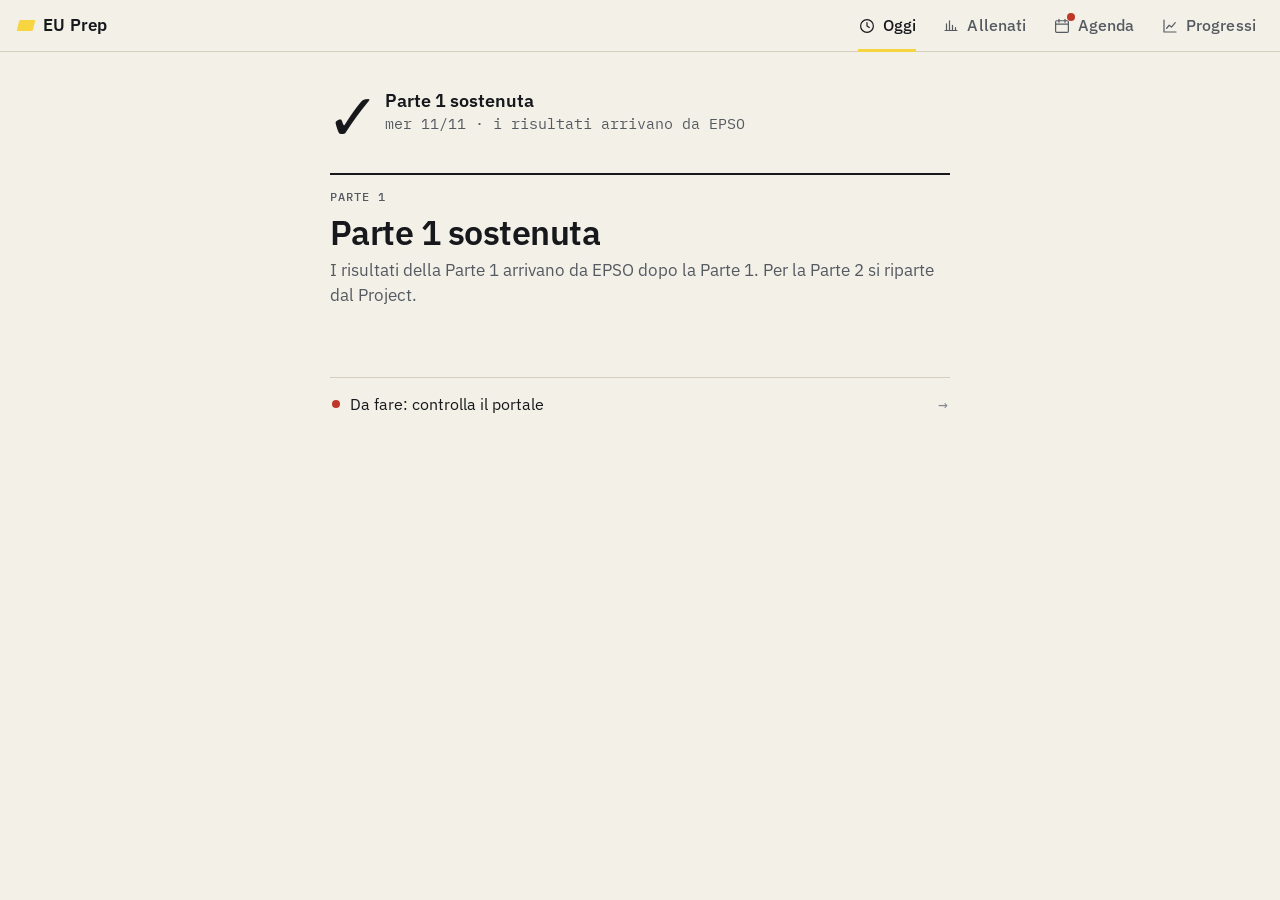
<file: index.html>
<!DOCTYPE html>
<html lang="it">
<head>
  <meta charset="UTF-8">
  <meta name="viewport" content="width=device-width, initial-scale=1, viewport-fit=cover">
  <meta http-equiv="Content-Security-Policy" content="default-src 'self'; script-src 'self'; style-src 'self'; img-src 'self' data:; connect-src 'self'; manifest-src 'self'; font-src 'self'; object-src 'none'; base-uri 'self'; form-action 'self'">
  <title>EU Prep Suite</title>
  <meta name="description" content="EPSO/AD/427/26, Parte 1: un percorso a tappe da 10 minuti fino alla prova, con verbale, numerico, astratto, schede di studio e simulazione fedele alla piattaforma TAO.">
  <meta name="color-scheme" content="light dark">
  <meta name="theme-color" content="#f3f0e8" media="(prefers-color-scheme: light)">
  <meta name="theme-color" content="#111214" media="(prefers-color-scheme: dark)">
  <link rel="preload" href="fonts/ibm-plex-sans-latin-400-normal.woff2" as="font" type="font/woff2" crossorigin>
  <link rel="preload" href="fonts/ibm-plex-mono-latin-500-normal.woff2" as="font" type="font/woff2" crossorigin>
  <link rel="manifest" href="manifest.webmanifest">
  <link rel="icon" type="image/png" sizes="64x64" href="icons/favicon-64.png">
  <link rel="apple-touch-icon" href="icons/apple-touch-icon.png">
  <meta name="mobile-web-app-capable" content="yes">
  <meta name="apple-mobile-web-app-capable" content="yes">
  <meta name="apple-mobile-web-app-title" content="EU Prep">
  <link rel="stylesheet" href="css/style.css?v=1.3.3-b1">
</head>
<body>
  <a class="skip" href="#main">Vai al contenuto</a>

  <header class="topbar" id="topbar">
    <button type="button" class="topbar-home" id="btn-home" aria-label="Home"><span class="brand-mark" aria-hidden="true"></span>EU Prep</button>
    <span class="topbar-title" id="topbar-title"></span>
    <nav class="tabbar" id="tabbar" aria-label="Sezioni">
      <button type="button" class="tab" id="nav-home" data-tab="home"><svg viewBox="0 0 24 24" aria-hidden="true"><circle cx="12" cy="12" r="8.5"/><path d="M12 7.5V12l3 2"/></svg><span>Oggi</span></button>
      <button type="button" class="tab" id="nav-train" data-tab="train"><svg viewBox="0 0 24 24" aria-hidden="true"><path d="M4 18h16M6 18V9m4 9V5m4 13v-7m4 7v-4"/></svg><span>Allenati</span></button>
      <button type="button" class="tab" id="nav-agenda" data-tab="agenda"><svg viewBox="0 0 24 24" aria-hidden="true"><rect x="3.5" y="5" width="17" height="15.5" rx="1.5"/><path d="M3.5 9.5h17M8 3v4m8-4v4"/></svg><span>Agenda</span><b class="tab-badge" id="agenda-badge" hidden></b></button>
      <button type="button" class="tab" id="nav-stato" data-tab="stato"><svg viewBox="0 0 24 24" aria-hidden="true"><path d="M4 20V4m0 16h16"/><path d="M7.5 15l3.5-4 3 2.5 5-6"/></svg><span>Progressi</span></button>
    </nav>
  </header>

  <main id="main" class="main">

    <!-- ════════ OGGI (home) ════════ -->
    <section id="view-home" class="view home" hidden>
      <div class="hd" id="home-countdown-box">
        <span class="hd-days" id="home-days">—</span>
        <span class="hd-text"><span class="hd-unit" id="home-unit">giorni alla Parte 1</span><span class="hd-when" id="home-countdown">mer 11/11 · 14:00</span></span>
      </div>
      <section class="next" id="next-card" aria-labelledby="next-title">
        <p class="eyebrow" id="next-label"></p>
        <h1 class="next-title" id="next-title">…</h1>
        <p class="next-sub" id="next-sub"></p>
        <button type="button" class="btn btn-primary btn-xl" id="btn-next">Continua</button>
        <button type="button" class="link-btn alt-link" id="btn-alt" hidden></button>
        <p class="next-note" id="next-note" hidden></p>
      </section>
      <div class="today" aria-live="polite"><span class="segs" id="today-dots" aria-hidden="true"></span><span id="today-text"></span></div>
      <button type="button" class="nudge" id="home-nudge" hidden></button>
    </section>

    <!-- ════════ ALLENATI ════════ -->
    <section id="view-train" class="view" hidden>
      <div class="card">
        <h1 class="view-h">Allenati</h1>
        <p class="view-sub">Fuori dal percorso, quando vuoi.</p>
        <section class="tools" aria-label="Strumenti">
          <div class="tool-row tool-row-train">
            <span class="tool-title">Allenamento libero</span>
            <span class="tool-sub">a ritmo di prova, con la correzione subito</span>
            <span class="chips">
              <button type="button" class="chip" id="btn-train-v">Verbale <small>5</small></button>
              <button type="button" class="chip" id="btn-train-n">Numerico <small>5</small></button>
              <button type="button" class="chip" id="btn-train-a">Astratto <small>10</small></button>
            </span>
          </div>
          <button type="button" class="tool-row" id="btn-ripasso"><span class="tool-title">Ripassone</span><span class="tool-sub">tipi di domanda, metodo, trappole e formule · una prova per schermata</span><span class="tool-go" aria-hidden="true">→</span></button>
          <button type="button" class="tool-row" id="btn-review"><span class="tool-title">Ripasso degli errori</span><span class="tool-sub">le domande sbagliate che tornano oggi</span><span class="tool-go" aria-hidden="true">→</span></button>
          <button type="button" class="tool-row" id="btn-micro"><span class="tool-title">Micro</span><span class="tool-sub">3 domande, una per prova · 5′</span><span class="tool-go" aria-hidden="true">→</span></button>
          <button type="button" class="tool-row" id="btn-lessons"><span class="tool-title">Schede di studio</span><span class="tool-sub">metodo e trappole, una per schermata</span><span class="tool-go" aria-hidden="true">→</span></button>
          <button type="button" class="tool-row" id="btn-sim"><span class="tool-title">Simulazione a scelta</span><span class="tool-sub">Parte 1 completa o una prova sola · sul PC</span><span class="tool-go" aria-hidden="true">→</span></button>
          <button type="button" class="tool-row" id="btn-official"><span class="tool-title">Test di esempio ufficiale</span><span class="tool-sub">su TAO, la piattaforma della prova</span><span class="tool-go" aria-hidden="true">→</span></button>
        </section>
      </div>
    </section>

    <!-- ════════ AGENDA ════════ -->
    <section id="view-agenda" class="view" hidden>
      <div class="card">
        <h1 class="view-h">Agenda</h1>
        <section class="cal" aria-label="Calendario fino alla prova">
          <ol class="cal-strip" id="cal-strip"></ol>
        </section>
        <h2 class="sec-h">Da fare fuori dall'app</h2>
        <ul class="todo-list" id="todo-list"></ul>
        <p class="muted small" id="todo-empty" hidden>Niente da fare fuori dall'app, per ora.</p>
        <h2 class="sec-h">Date</h2>
        <ul class="date-list" id="date-list"></ul>
      </div>
    </section>

    <!-- ════════ SCHEDA DI STUDIO ════════ -->
    <section id="view-lesson" class="view" hidden>
      <article class="lesson-card">
        <p class="lesson-kicker" id="lesson-kicker"></p>
        <h1 id="lesson-title"></h1>
        <ul class="lesson-points" id="lesson-points"></ul>
        <div class="lesson-example" id="lesson-example" hidden></div>
        <p class="lesson-tip" id="lesson-tip"></p>
        <p class="lesson-src small muted" id="lesson-src" hidden></p>
        <div class="end-actions">
          <button type="button" class="btn btn-ghost" id="lesson-back">Più tardi</button>
          <button type="button" class="btn btn-primary btn-lg" id="lesson-go">Alle domande</button>
        </div>
      </article>
    </section>

    <!-- ════════ INDICE DELLE SCHEDE ════════ -->
    <section id="view-lessons" class="view" hidden>
      <div class="card">
        <h1>Schede di studio</h1>
        <p class="muted">Le stesse schede che aprono le tappe del percorso: rileggile quando vuoi.</p>
        <div id="lessons-list"></div>
        <div class="end-actions"><button type="button" class="btn btn-ghost" id="lessons-back">Indietro</button></div>
      </div>
    </section>

    <!-- ════════ RIPASSONE ════════ -->
    <section id="view-ripasso" class="view" hidden>
      <div class="card rip">
        <h1 class="view-h">Ripassone</h1>
        <div class="rip-tabs" id="rip-tabs" role="group" aria-label="Prova"></div>
        <p class="rip-fmt" id="rip-fmt"></p>
        <div id="rip-body"></div>
        <div class="end-actions"><button type="button" class="btn btn-ghost" id="rip-back">Indietro</button></div>
      </div>
    </section>

    <!-- ════════ TEST DI ESEMPIO UFFICIALE ════════ -->
    <section id="view-official" class="view" hidden>
      <div class="card">
        <h1>Test di esempio ufficiale</h1>
        <p>È il test di ragionamento di EPSO sulla stessa piattaforma della prova: 20 domande in italiano (10 verbale, 5 numerico, 5 astratto) con un timer di 30′. Serve a conoscere la piattaforma vera: <strong>TAO non dà il punteggio</strong> delle sessioni pubbliche [istruzioni TAO §2.5.9].</p>
        <ol class="steps">
          <li>Aprilo dal PC con cui farai la prova, in Chrome o Edge, meglio nella stessa seduta dell'EU Login e del test dei prerequisiti. Non serve il login.</li>
          <li>Scegli «Reasoning Test (Verbal/Numerical/Abstract) - IT» e avvialo.</li>
          <li>Prova gli strumenti: evidenziatore, calcolatrice (decimale con il punto), appunti, segnalibro, panoramica e, dalle impostazioni, Answer Elimination.</li>
        </ol>
        <p><a class="btn btn-primary btn-lg" id="off-open" href="https://epso.prod.gcp-eu.taocloud.org/public-sessions" target="_blank" rel="noopener noreferrer">Apri le sessioni pubbliche di TAO</a></p>
        <h2>Quando hai finito</h2>
        <p class="muted">Facoltativo: se sei riuscito a contare le risposte giuste, inseriscile; altrimenti premi solo «Fatto».</p>
        <div class="field-row form">
          <label class="field">Verbale (su 10) <input type="number" id="off-v" min="0" max="10" inputmode="numeric"></label>
          <label class="field">Numerico (su 5) <input type="number" id="off-n" min="0" max="5" inputmode="numeric"></label>
          <label class="field">Astratto (su 5) <input type="number" id="off-a" min="0" max="5" inputmode="numeric"></label>
        </div>
        <div class="end-actions">
          <button type="button" class="btn btn-ghost" id="off-later">Più tardi</button>
          <button type="button" class="btn btn-primary btn-lg" id="off-done">Fatto</button>
        </div>
      </div>
    </section>

    <!-- ════════ SESSIONE (Micro / Allenamento / Ripasso) ════════ -->
    <section id="view-session" class="view" hidden>
      <div class="session-bar">
        <span class="session-counter" id="s-counter">1 / 10</span>
        <span class="session-mode" id="s-mode"></span>
        <div class="pace" id="s-pace" aria-describedby="s-pace-desc">
          <span class="pace-time" id="s-time">0:00</span><span class="pace-sep">/</span><span class="pace-target" id="s-target">1:45</span>
          <span class="pace-bar" aria-hidden="true"><span class="pace-fill" id="s-pace-fill"></span></span>
          <span class="visually-hidden" id="s-pace-desc">Tempo su questa domanda rispetto al ritmo della prova</span>
        </div>
        <div class="session-tools" id="s-tools" hidden>
          <button type="button" class="tool-btn" id="s-calc" title="Calcolatrice" aria-label="Calcolatrice">▦</button>
          <button type="button" class="tool-btn" id="s-pad" title="Appunti" aria-label="Appunti">✎</button>
        </div>
        <button type="button" class="link-btn" id="s-quit" aria-label="Esci: metti in pausa la sessione">Esci</button>
      </div>

      <div class="item-layout" id="s-item">
        <div class="item-content" id="s-content">
          <div class="passage" id="s-passage" hidden></div>
          <div class="s-dock" id="s-dock"></div>
        </div>
        <div class="item-question">
          <p class="question" id="s-question"></p>
          <div class="options" id="s-options" role="group" aria-label="Opzioni di risposta"></div>
          <div class="answer-actions" id="s-actions">
            <button type="button" class="btn btn-ghost" id="s-doubt" disabled>Dubbio <kbd class="kbd">⌫</kbd></button>
            <button type="button" class="btn btn-primary" id="s-sure" disabled>Sicuro <kbd class="kbd">⏎</kbd></button>
            <button type="button" class="btn btn-primary" id="s-answer" disabled hidden>Rispondi <kbd class="kbd">⏎</kbd></button>
          </div>
          <div class="feedback" id="s-feedback" hidden>
            <p class="fb-head" id="s-fb-head"></p>
            <p class="fb-correct" id="s-fb-correct"></p>
            <p class="fb-calib" id="s-fb-calib" hidden></p>
            <div class="fb-expl" id="s-fb-expl"></div>
            <p class="fb-tag" id="s-fb-tag"></p>
            <p class="fb-rule" id="s-fb-rule" hidden></p>
            <button type="button" class="btn btn-primary btn-lg" id="s-next">Prossima</button>
          </div>
        </div>
      </div>
    </section>

    <!-- ════════ FINE SESSIONE ════════ -->
    <section id="view-end" class="view" hidden>
      <div class="end-card">
        <p class="end-mode" id="e-mode"></p>
        <div class="end-numbers">
          <div class="num"><span class="num-big" id="e-score">0/0</span><span class="num-label">corrette</span></div>
          <div class="num"><span class="num-big" id="e-pace">—</span><span class="num-label" id="e-pace-label">per domanda</span></div>
          <div class="num"><span class="num-big" id="e-trap">—</span><span class="num-label">trappola su cui lavorare</span></div>
        </div>
        <p class="end-sentence" id="e-sentence"></p>
        <p class="end-today" id="e-today"></p>
        <div class="end-actions end-actions-main">
          <button type="button" class="btn btn-primary btn-lg" id="e-next" hidden>Continua</button>
          <button type="button" class="btn btn-ghost btn-lg" id="e-done">Più tardi</button>
        </div>
        <div class="end-actions end-actions-minor">
          <button type="button" class="link-btn" id="e-lesson" hidden>Rileggi la scheda</button>
          <button type="button" class="link-btn" id="e-more" hidden>Ancora una</button>
          <button type="button" class="link-btn" id="e-copy">Copia riepilogo</button>
        </div>
        <details class="end-review" id="e-review-wrap">
          <summary>Rivedi gli errori</summary>
          <div id="e-review"></div>
        </details>
      </div>
    </section>

    <!-- ════════ SIMULAZIONE: CONFIGURAZIONE ════════ -->
    <section id="view-sim-setup" class="view" hidden>
      <div class="card">
        <h1>Simulazione</h1>
        <p class="muted">Replica della piattaforma TAO: navigazione libera, segnalibro, panoramica, consegna; nessuna correzione prima della fine. Da fare sul PC con cui sosterrai la prova, in Chrome, uno schermo solo.</p>
        <p class="device-note" id="sim-device-note" hidden>Stai usando un telefono: la simulazione funziona, ma la prova vera sarà sul PC.</p>
        <fieldset class="fieldset">
          <legend>Prove</legend>
          <label class="choice"><input type="radio" name="sim-scope" value="full" checked> Parte 1 completa: verbale (20 · 35′) → numerico (10 · 20′) → astratto (10 · 10′)</label>
          <label class="choice"><input type="radio" name="sim-scope" value="verbale"> Solo verbale (20 · 35′)</label>
          <label class="choice"><input type="radio" name="sim-scope" value="numerico"> Solo numerico (10 · 20′)</label>
          <label class="choice"><input type="radio" name="sim-scope" value="astratto"> Solo astratto (10 · 10′)</label>
        </fieldset>
        <fieldset class="fieldset">
          <legend>Timer</legend>
          <label class="choice"><input type="radio" name="sim-timer" value="section" checked> Un timer per prova, come nella prova vera (35′, 20′, 10′)</label>
          <label class="choice"><input type="radio" name="sim-timer" value="single"> Un solo timer per tutte le prove scelte</label>
        </fieldset>
        <p class="muted" id="sim-pool-note"></p>
        <div class="end-actions">
          <button type="button" class="btn btn-ghost" id="sim-cancel">Indietro</button>
          <button type="button" class="btn btn-primary btn-lg" id="sim-start">Avvia la simulazione</button>
        </div>
      </div>
    </section>

    <!-- ════════ SIMULAZIONE: SEZIONE (clone TAO) ════════ -->
    <section id="view-sim" class="view tao" hidden>
      <div class="tao-header">
        <div class="tao-crumbs"><button type="button" class="tao-logo" id="tao-logo" aria-label="Esci dalla simulazione (abbandona, con conferma)" title="Esci dalla simulazione">EPSO</button><button type="button" class="tao-crumb tao-crumb-app tao-exit" id="tao-exit" aria-label="Esci dalla simulazione (abbandona, con conferma)" title="Esci dalla simulazione">EU Prep · Simulazione</button><span class="tao-sep tao-crumb-app">/</span><span class="tao-crumb">Part I</span><span class="tao-sep">/</span><span class="tao-crumb" id="tao-section-name">Verbal</span><span class="tao-sep" id="tao-item-sep">/</span><span class="tao-crumb tao-itemid" id="tao-item-id"></span></div>
        <div class="tao-timer" id="tao-timer" aria-live="off">--min --s</div>
        <div class="tao-tools">
          <button type="button" class="tao-tool" id="tao-highlight" aria-pressed="false" title="Highlighter" aria-label="Highlighter"><svg viewBox="0 0 24 24" width="22" height="22" aria-hidden="true"><path d="M4 20h16" stroke="currentColor" stroke-width="2" fill="none"/><path d="M8 16l-1 1H4l2-4 8-8 3 3-8 8z" stroke="currentColor" stroke-width="1.8" fill="none" stroke-linejoin="round"/><path d="M12 7l3 3" stroke="currentColor" stroke-width="1.8"/></svg></button>
          <button type="button" class="tao-tool" id="tao-calc" title="Calculator" aria-label="Calculator"><svg viewBox="0 0 24 24" width="22" height="22" aria-hidden="true"><rect x="5" y="3" width="14" height="18" rx="2" stroke="currentColor" stroke-width="1.8" fill="none"/><rect x="8" y="6" width="8" height="3" fill="currentColor"/><circle cx="9" cy="13" r="1.1" fill="currentColor"/><circle cx="12" cy="13" r="1.1" fill="currentColor"/><circle cx="15" cy="13" r="1.1" fill="currentColor"/><circle cx="9" cy="17" r="1.1" fill="currentColor"/><circle cx="12" cy="17" r="1.1" fill="currentColor"/><circle cx="15" cy="17" r="1.1" fill="currentColor"/></svg></button>
          <button type="button" class="tao-tool" id="tao-pad" title="Scratchpad" aria-label="Scratchpad"><svg viewBox="0 0 24 24" width="22" height="22" aria-hidden="true"><rect x="4" y="4" width="16" height="16" rx="2" stroke="currentColor" stroke-width="1.8" fill="none"/><path d="M8 9h8M8 12.5h8M8 16h5" stroke="currentColor" stroke-width="1.6"/></svg></button>
          <button type="button" class="tao-tool" id="tao-settings" aria-expanded="false" aria-controls="tao-settings-panel" title="Settings" aria-label="Settings"><svg viewBox="0 0 24 24" width="22" height="22" aria-hidden="true"><circle cx="12" cy="12" r="3" stroke="currentColor" stroke-width="1.8" fill="none"/><path d="M12 2v3M12 19v3M2 12h3M19 12h3M4.9 4.9l2.1 2.1M17 17l2.1 2.1M4.9 19.1L7 17M17 7l2.1-2.1" stroke="currentColor" stroke-width="1.8"/></svg></button>
          <span class="tao-tool tao-tool-inert" title="Accessibility (not simulated)" aria-hidden="true"><svg viewBox="0 0 24 24" width="22" height="22"><circle cx="12" cy="4.5" r="2" fill="currentColor"/><path d="M4 9h16M12 9v6M12 15l-4 6M12 15l4 6" stroke="currentColor" stroke-width="1.8" fill="none" stroke-linecap="round"/></svg></span>
          <div class="tao-settings-panel" id="tao-settings-panel" role="group" aria-label="Settings" hidden>
            <label class="tao-switch"><input type="checkbox" id="tao-elim"> Answer Elimination</label>
            <label class="tao-switch"><input type="checkbox" id="tao-mask"> Answer Masking</label>
          </div>
        </div>
      </div>
      <div class="tao-intro" id="tao-intro" hidden>
        <h2 id="tao-intro-title"></h2>
        <p id="tao-intro-text"></p>
        <button type="button" class="tao-btn-next" id="tao-intro-start">Start</button>
      </div>
      <div class="tao-body" id="tao-body">
        <div class="tao-item" id="tao-item">
          <div class="tao-passage" id="tao-passage" hidden></div>
          <p class="tao-question" id="tao-question"></p>
          <div class="tao-options" id="tao-options" role="radiogroup" aria-label="Answer options"></div>
        </div>
      </div>
      <div class="tao-footer">
        <button type="button" class="tao-nav-arrow" id="tao-prev" aria-label="Previous question">←</button>
        <div class="tao-bubbles" id="tao-bubbles"></div>
        <button type="button" class="tao-overview-btn" id="tao-overview-btn">OVERVIEW (<span id="tao-overview-n">0</span>)</button>
        <div class="tao-next-col">
          <button type="button" class="tao-bookmark" id="tao-bookmark" aria-pressed="false" aria-label="Bookmark this question" title="Bookmark"><svg viewBox="0 0 24 24" width="20" height="20" aria-hidden="true"><path d="M6 3h12v18l-6-4-6 4z" stroke="currentColor" stroke-width="1.8" fill="none" stroke-linejoin="round"/></svg></button>
          <button type="button" class="tao-nav-arrow tao-next" id="tao-next" aria-label="Next question">→</button>
        </div>
      </div>

      <div class="tao-overview" id="tao-overview" role="dialog" aria-modal="true" aria-label="Overview" hidden>
        <div class="tao-overview-head"><button type="button" class="tao-close" id="tao-overview-close" aria-label="Close overview">✕</button><span>OVERVIEW · PART I</span></div>
        <div class="tao-overview-tabs" role="tablist">
          <button type="button" class="tao-tab active" role="tab" aria-selected="true" data-filter="all">All Questions</button>
          <button type="button" class="tao-tab" role="tab" aria-selected="false" data-filter="bookmarked">Bookmarked (<span id="ov-bm">0</span>)</button>
          <button type="button" class="tao-tab" role="tab" aria-selected="false" data-filter="incomplete">Incomplete (<span id="ov-inc">0</span>)</button>
        </div>
        <div class="tao-overview-body" id="tao-overview-body"></div>
        <div class="tao-overview-foot">
          <button type="button" class="tao-link" id="tao-overview-back">↩ GO BACK TO THE QUESTION</button>
          <button type="button" class="tao-submit" id="tao-submit">SUBMIT THIS PART ⊳</button>
        </div>
      </div>

    </section>

    <!-- ════════ SIMULAZIONE: RISULTATI ════════ -->
    <section id="view-sim-results" class="view" hidden>
      <div class="card">
        <h1>Simulazione completata</h1>
        <div class="sim-scores" id="sim-scores"></div>
        <p class="end-sentence" id="sim-sentence"></p>
        <div class="end-actions">
          <button type="button" class="btn btn-ghost" id="sim-copy">Copia riepilogo</button>
          <button type="button" class="btn btn-ghost" id="sim-export">Esporta i dati</button>
          <button type="button" class="btn btn-primary btn-lg" id="sim-close">Chiudi</button>
        </div>
        <p class="muted small">Fatta sul PC? «Esporta i dati», poi sul telefono Stato → «Importa JSON»: i risultati si uniscono senza doppioni e il percorso si aggiorna.</p>
        <h2>Revisione</h2>
        <div id="sim-review"></div>
      </div>
    </section>

    <!-- ════════ SESSIONE ESTERNA ════════ -->
    <section id="view-external" class="view" hidden>
      <div class="card">
        <h1>Registra una sessione esterna</h1>
        <p class="muted">Per un test fatto fuori dall'app (per esempio il test di esempio ufficiale): così il registro resta uno solo.</p>
        <form id="ext-form" class="form">
          <label class="field">Prova
            <select id="ext-bank">
              <option value="astratto">Astratto</option>
              <option value="verbale">Verbale</option>
              <option value="numerico">Numerico</option>
              <option value="sim">Simulazione completa (le tre prove)</option>
            </select>
          </label>
          <label class="field">Fonte
            <select id="ext-source">
              <option>Test di esempio EPSO (TAO)</option>
              <option>Altro</option>
            </select>
          </label>
          <label class="field">Data <input type="date" id="ext-date" required></label>
          <div class="field-row">
            <label class="field">Corrette <input type="number" id="ext-score" min="0" max="200" inputmode="numeric" required></label>
            <label class="field">su <input type="number" id="ext-max" min="1" max="200" inputmode="numeric" required></label>
            <label class="field">Minuti <input type="number" id="ext-min" min="0" max="300" inputmode="numeric"></label>
          </div>
          <label class="field">Trappola dominante
            <select id="ext-tag"></select>
          </label>
          <label class="field">Nota (facoltativa) <input type="text" id="ext-note" maxlength="140"></label>
          <div class="end-actions">
            <button type="button" class="btn btn-ghost" id="ext-cancel">Annulla</button>
            <button type="submit" class="btn btn-primary">Salva</button>
          </div>
        </form>
      </div>
    </section>

    <!-- ════════ STATO ════════ -->
    <section id="view-stato" class="view" hidden>
      <div class="card">
        <h1 class="view-h">Progressi</h1>
        <h2 class="sec-h">Rispetto alle soglie</h2>
        <div class="stato-gauges" id="stato-gauges"></div>
        <h2 class="sec-h">Percorso</h2>
        <div class="stato-grid" id="stato-grid"></div>
        <h2>Ultimi punteggi per prova</h2>
        <div class="sessions" id="stato-banks"></div>
        <h2>Trappole, ultimi 14 giorni</h2>
        <div id="stato-tags" class="tagbars"></div>
        <h2>Calibrazione</h2>
        <p id="stato-calib" class="muted"></p>
        <h2>Ultime sessioni</h2>
        <div id="stato-sessions" class="sessions"></div>
        <h2>Pool di domande</h2>
        <p id="stato-pools" class="muted"></p>
        <h2>Dati</h2>
        <div class="end-actions wrap">
          <button type="button" class="btn btn-ghost" id="st-copy-week">Copia riepilogo settimana</button>
          <button type="button" class="btn btn-ghost" id="st-export">Esporta JSON</button>
          <label class="btn btn-ghost file-btn">Importa JSON<input type="file" id="st-import" accept="application/json,.json" hidden></label>
          <button type="button" class="btn btn-ghost danger" id="st-reset">Azzera tutto</button>
        </div>
        <p class="muted small"><span id="stato-privbank"></span> <button type="button" class="link-btn" id="st-privbank-clear" hidden>Rimuovi</button></p>
        <h2>Impostazioni</h2>
        <label class="choice"><input type="checkbox" id="set-conf"> Chiedi «Sicuro / Dubbio» prima di rivelare la risposta</label>
        <label class="choice"><input type="checkbox" id="set-vfn"> Nelle Micro includi la batteria Vero/Falso/Non si può dire (fondamenta)</label>
        <h2>Dispositivo</h2>
        <p id="stato-sync" class="muted"></p>
        <p id="stato-device" class="muted mono"></p>
        <p class="muted small">EU Prep · Parte 1 · <span id="app-version"></span> · <button type="button" class="link-btn" id="st-external">registra un test fatto fuori dall'app</button></p>
      </div>
    </section>
  </main>

  <div class="widgets" id="widgets">
      <div class="tao-widget" id="tao-calc-widget" hidden>
        <div class="tao-widget-head">Calculator <button type="button" class="tao-close" data-close="tao-calc-widget" aria-label="Close">✕</button></div>
        <input type="text" class="calc-display" id="calc-display" aria-label="Calculator display" autocomplete="off" inputmode="decimal" placeholder="0">
        <div class="calc-keys" id="calc-keys"></div>
      </div>
      <div class="tao-widget" id="tao-pad-widget" hidden>
        <div class="tao-widget-head">Scratchpad <button type="button" class="tao-close" data-close="tao-pad-widget" aria-label="Close">✕</button></div>
        <textarea id="pad-text" class="pad-text" rows="8" aria-label="Scratchpad" placeholder="Notes…"></textarea>
      </div>
  </div>
  <div id="toast" class="toast" role="status" aria-live="polite" hidden></div>
  <div id="modal-root"></div>

  <script src="js/banks.js?v=1.3.3-b1"></script>
  <script src="data/bank-verbale.js?v=1.3.3-b1"></script>
  <script src="data/bank-verbale-l2.js?v=1.3.3-b1"></script>
  <script src="data/bank-numerico.js?v=1.3.3-b1"></script>
  <script src="js/gen-numerico.js?v=1.3.3-b1"></script>
  <script src="js/gen-astratto.js?v=1.3.3-b1"></script>
  <script src="js/gen-astratto2.js?v=1.3.3-b1"></script>
  <script src="js/utils.js?v=1.3.3-b1"></script>
  <script src="js/store.js?v=1.3.3-b1"></script>
  <script src="js/ui.js?v=1.3.3-b1"></script>
  <script src="js/plan.js?v=1.3.3-b1"></script>
  <script src="js/ready.js?v=1.3.3-b1"></script>
  <script src="js/select.js?v=1.3.3-b1"></script>
  <script src="js/lessons.js?v=1.3.3-b1"></script>
  <script src="js/ripasso.js?v=1.3.3-b1"></script>
  <script src="js/path.js?v=1.3.3-b1"></script>
  <script src="js/session.js?v=1.3.3-b1"></script>
  <script src="js/calc.js?v=1.3.3-b1"></script>
  <script src="js/sim.js?v=1.3.3-b1"></script>
  <script src="js/stato.js?v=1.3.3-b1"></script>
  <script src="js/sync.js?v=1.3.3-b1"></script>
  <script src="js/main.js?v=1.3.3-b1"></script>
</body>
</html>
</file>
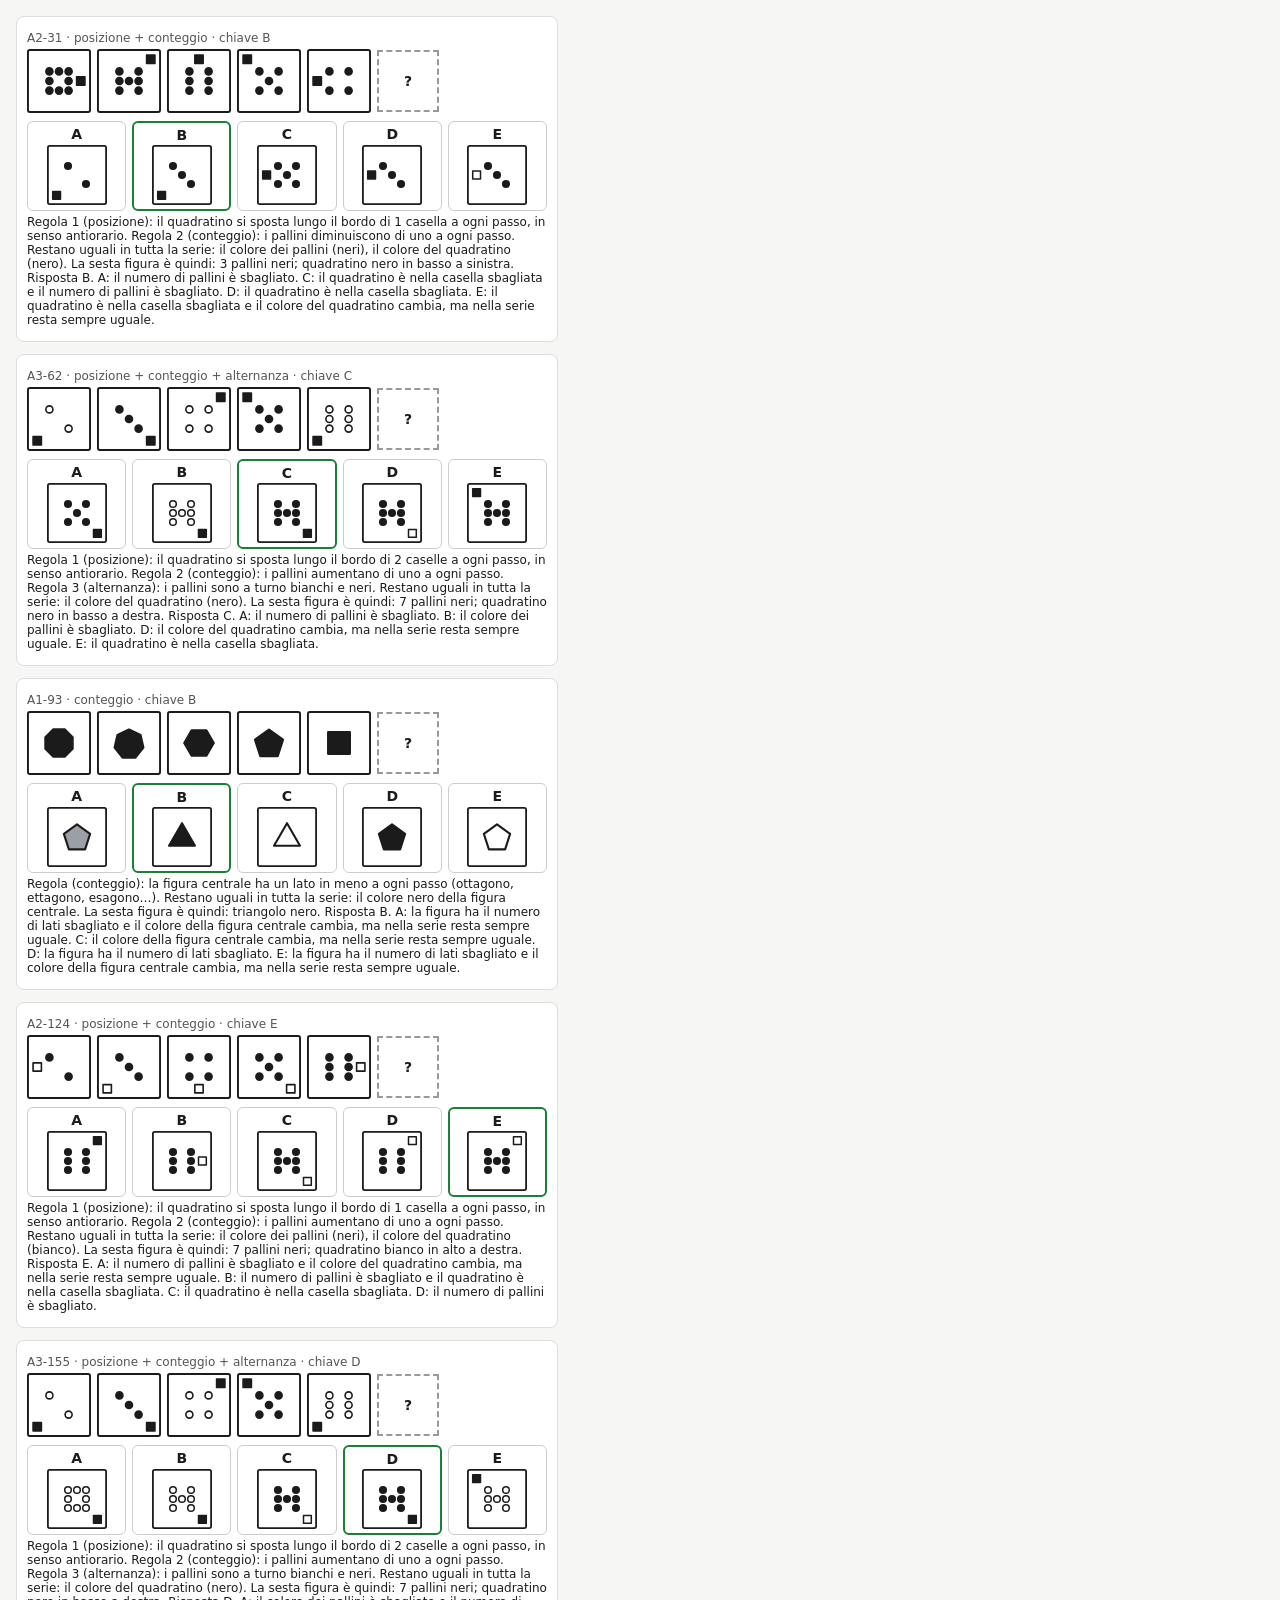
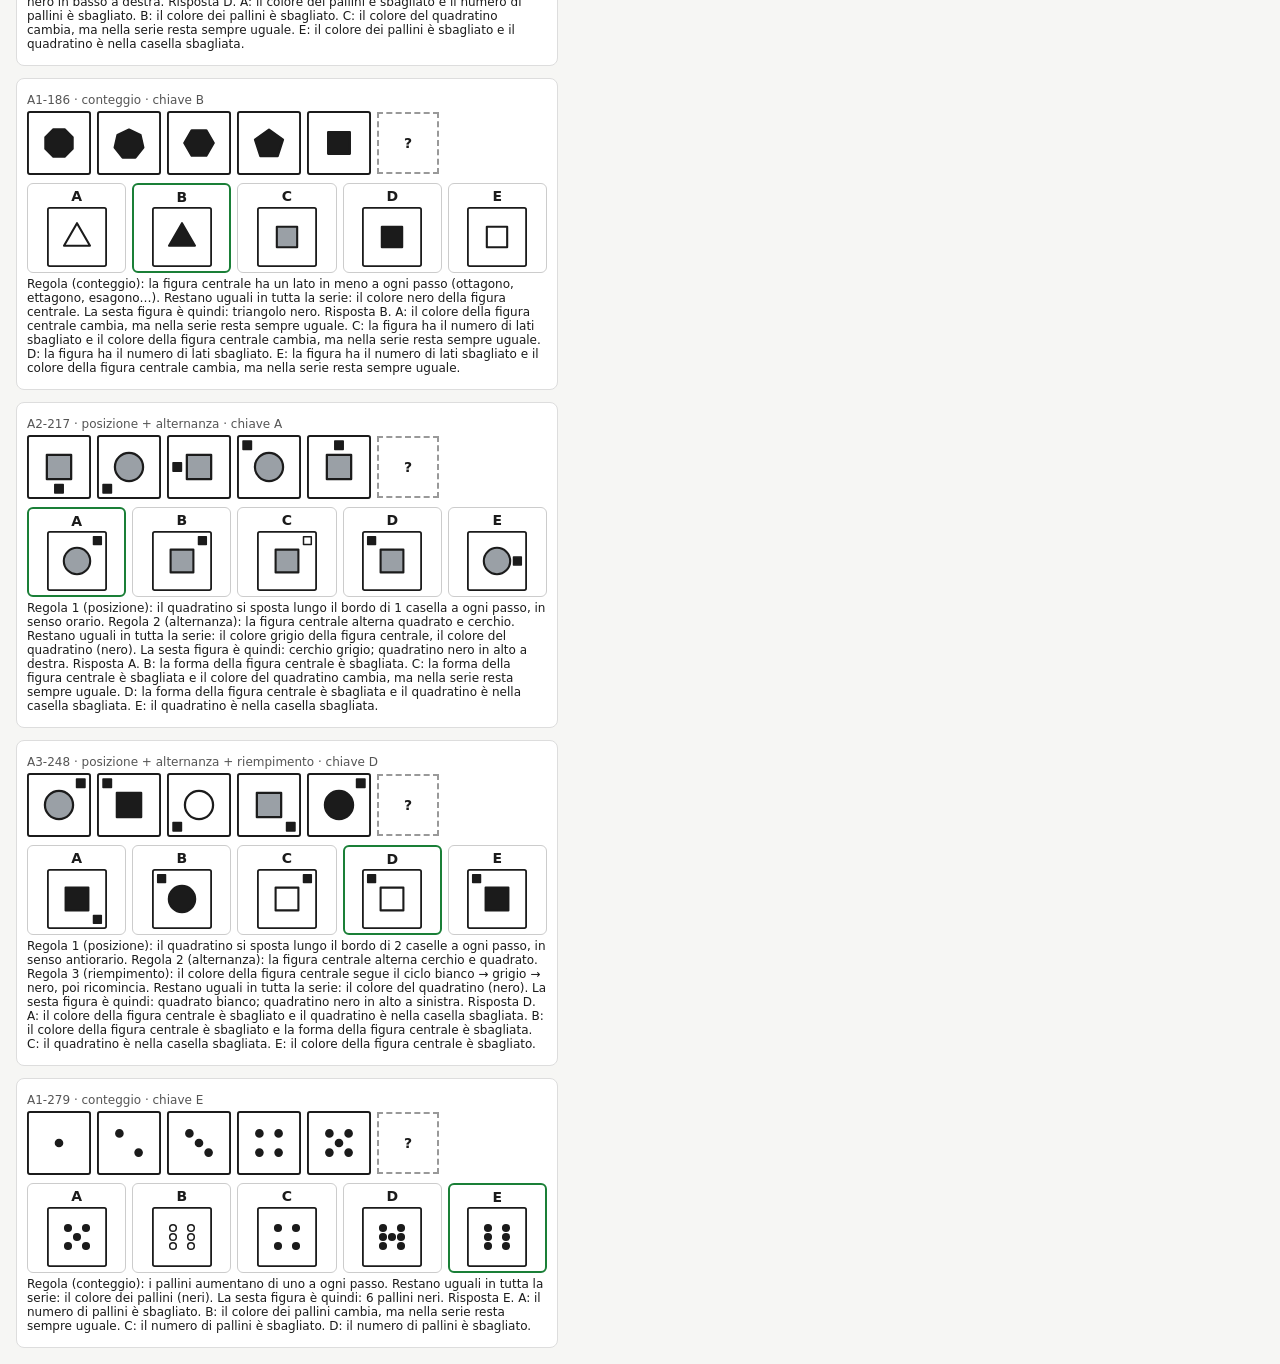
<file: tools/samples/astratto-gallery.html>
<!doctype html>
<html lang="it"><head><meta charset="utf-8"><title>Galleria astratto</title>
<style>
 body{font:14px system-ui,sans-serif;margin:16px;background:#f6f6f4;color:#1b1b1b}
 .item{background:#fff;border:1px solid #ddd;border-radius:8px;padding:10px;margin:0 0 12px;max-width:520px}
 .row{display:flex;gap:6px;align-items:center;flex-wrap:wrap}
 .q{width:58px;height:58px;border:2px dashed #999;display:grid;place-items:center;font-weight:700}
 .opts{display:grid;grid-template-columns:repeat(5,1fr);gap:6px;margin-top:8px}
 .opt{display:grid;justify-items:center;gap:2px;border:1px solid #ccc;border-radius:6px;padding:4px}
 .opt.ok{border:2px solid #1a7f37}
 .meta{font-size:12px;color:#555;margin:4px 0}
 p{margin:4px 0;font-size:12px}
</style></head><body>
<script src="../../js/gen-astratto.js"></script>
<script>
const g = App.gen.astratto;
const qs = new URLSearchParams(location.search);
const from = Number(qs.get('from') || 1), n = Number(qs.get('n') || 9), blind = qs.get('blind') === '1';
for (let s = from; s < from + n; s++) {
  const lv = 1 + (s % 3);
  const q = g.make(Number(qs.get('seed') || 31) * s, lv);
  const box = document.createElement('div'); box.className = 'item';
  const meta = document.createElement('div'); meta.className = 'meta'; meta.textContent = blind ? q.id : `${q.id} · ${q.rules.map(r => r.type).join(' + ')} · chiave ${q.correct[0]}`;
  const row = document.createElement('div'); row.className = 'row';
  q.series.forEach((sp, i) => row.append(g.frameSvg(sp, { size: 64, label: `Figura ${i + 1}` })));
  const qm = document.createElement('span'); qm.className = 'q'; qm.textContent = '?'; row.append(qm);
  const opts = document.createElement('div'); opts.className = 'opts';
  q.options.forEach(o => { const c = document.createElement('div'); c.className = 'opt' + (!blind && o.letter === q.correct[0] ? ' ok' : ''); const l = document.createElement('b'); l.textContent = o.letter; c.append(l, g.frameSvg(o.fig, { size: 60, label: `Opzione ${o.letter}` })); opts.append(c); });
  const ex = document.createElement('p'); ex.textContent = q.explanation;
  box.append(meta, row, opts); if (!blind) box.append(ex); document.body.append(box);
}
</script></body></html>
</file>
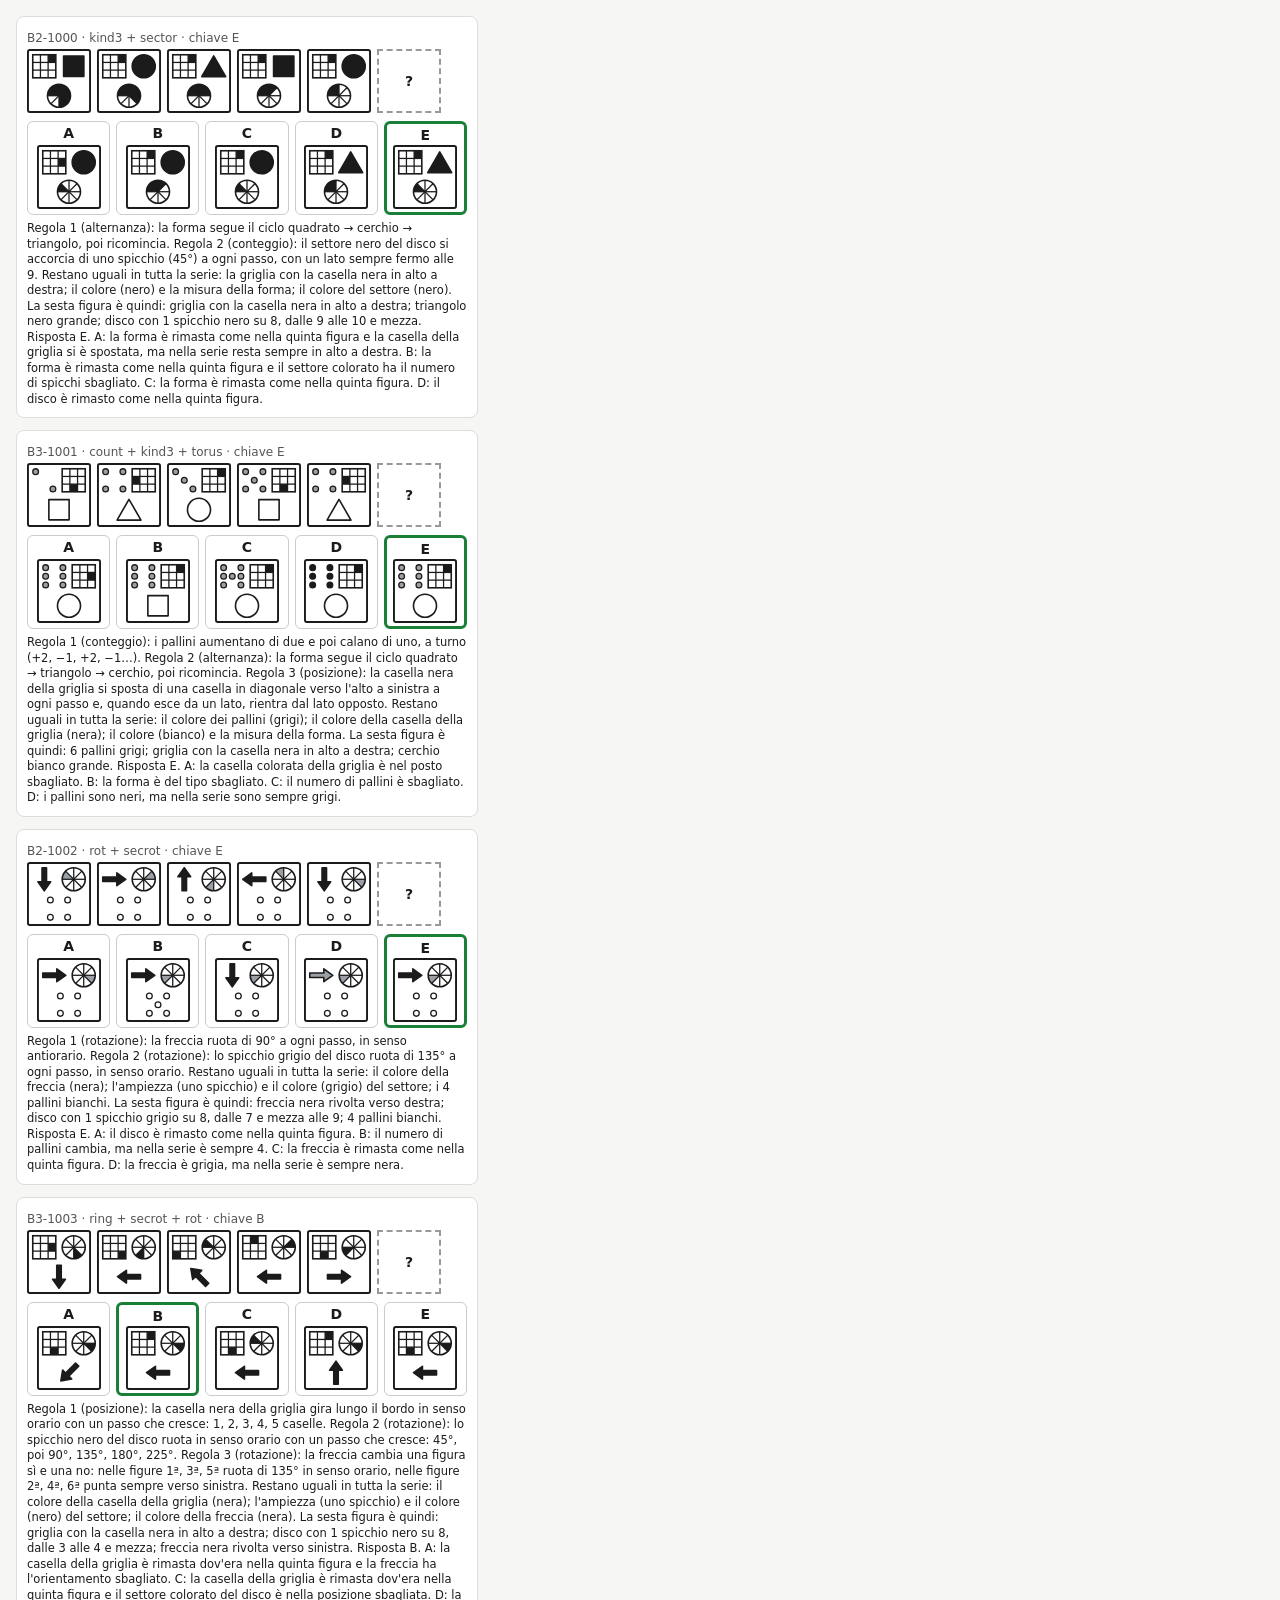
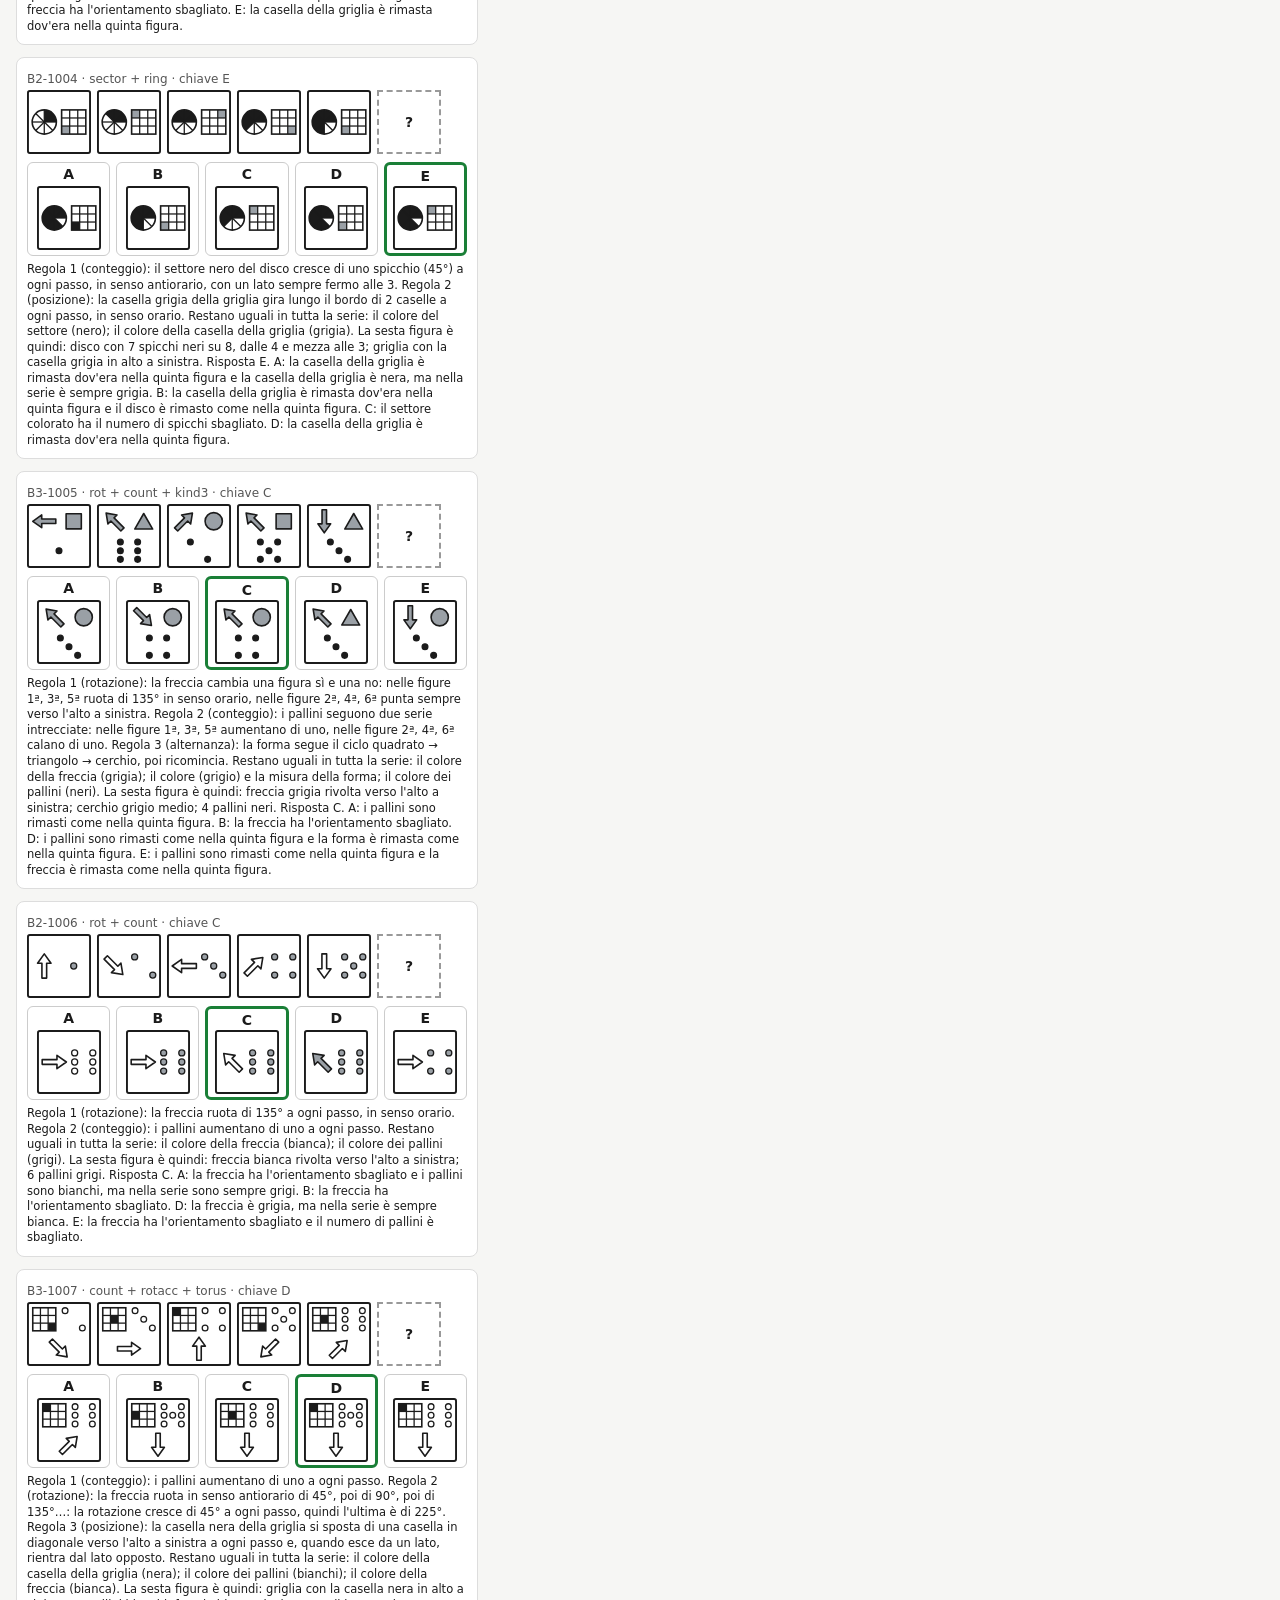
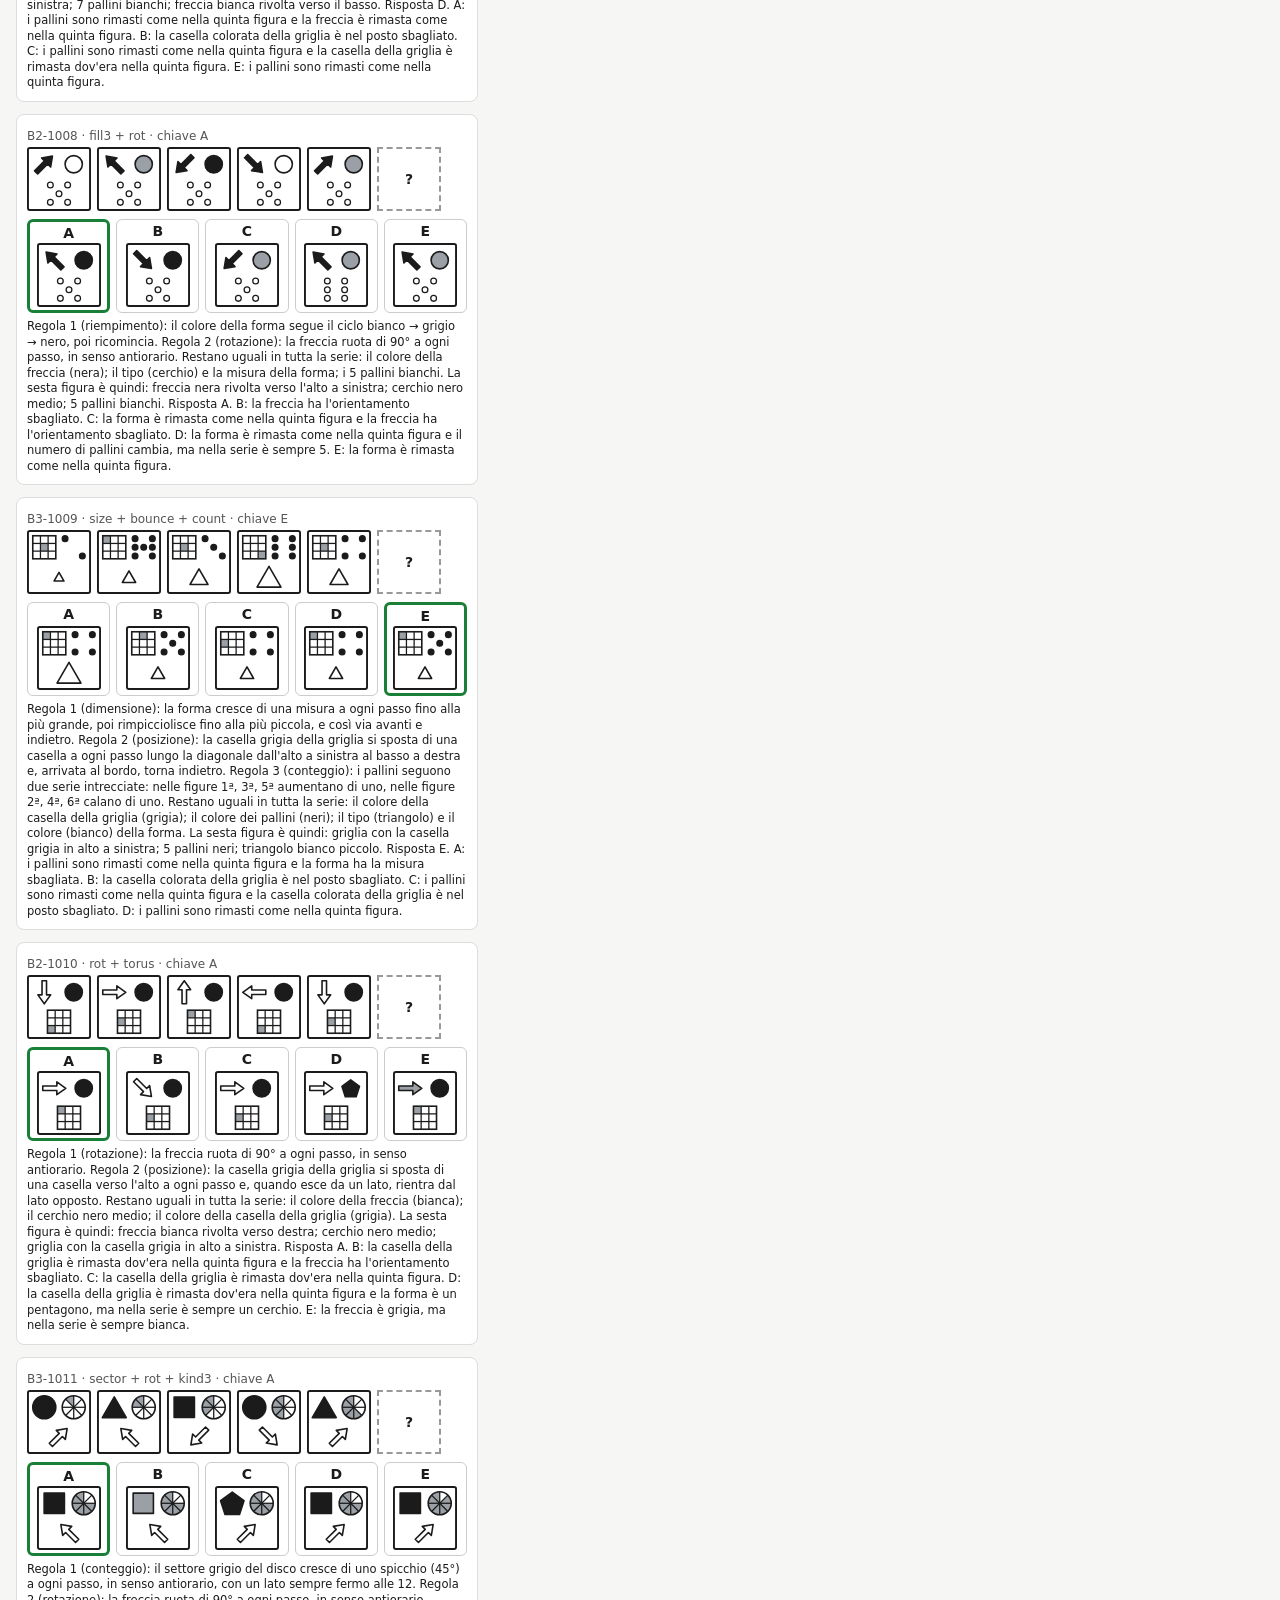
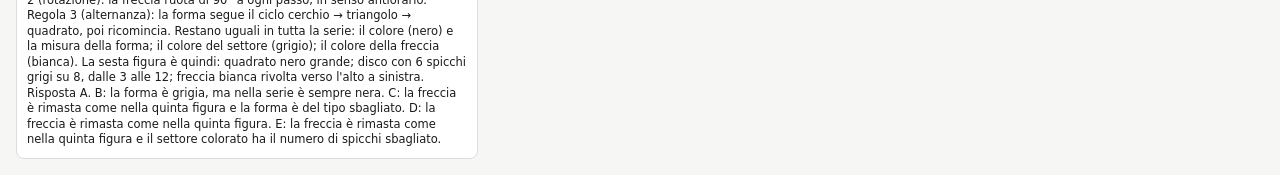
<file: tools/samples/astratto2-gallery.html>
<!doctype html>
<html lang="it"><head><meta charset="utf-8"><meta name="viewport" content="width=device-width, initial-scale=1"><title>Galleria astratto v2</title>
<style>
 body{font:14px system-ui,sans-serif;margin:16px;background:#f6f6f4;color:#1b1b1b}
 .item{background:#fff;border:1px solid #ddd;border-radius:8px;padding:10px;margin:0 0 12px;max-width:440px}
 .row{display:flex;gap:6px;align-items:center;flex-wrap:wrap}
 .q{width:60px;height:60px;border:2px dashed #999;display:grid;place-items:center;font-weight:700}
 .opts{display:grid;grid-template-columns:repeat(5,1fr);gap:6px;margin-top:8px}
 .opt{display:grid;justify-items:center;gap:2px;border:1px solid #ccc;border-radius:6px;padding:3px}
 .opt.ok{border:3px solid #1a7f37}
 .meta{font-size:12px;color:#555;margin:4px 0}
 p{margin:6px 0 0;font-size:11.5px;line-height:1.35}
</style></head><body>
<!-- Uso: ?seed=1 (default), &n=12, &lv=2|3 (default alterna), &blind=1 (nasconde chiave e spiegazione), &size=64 -->
<script src="../../js/gen-astratto2.js"></script>
<script>
const g = App.gen.astratto2;
const qs = new URLSearchParams(location.search);
const seed = Number(qs.get('seed') || 1), n = Number(qs.get('n') || 12), size = Number(qs.get('size') || 64);
const blind = qs.get('blind') === '1', lvq = qs.get('lv');
for (let i = 0; i < n; i++) {
  const lv = lvq ? Number(lvq) : 2 + (i % 2);
  const q = g.make(seed * 1000 + i, lv);
  const box = document.createElement('div'); box.className = 'item';
  const meta = document.createElement('div'); meta.className = 'meta';
  meta.textContent = blind ? q.id : `${q.id} · ${q.ruleParams.map((r) => r.name).join(' + ')} · chiave ${q.correct[0]}`;
  const row = document.createElement('div'); row.className = 'row';
  q.series.forEach((sp, k) => row.append(g.draw(sp, { size, label: `Figura ${k + 1}` })));
  const qm = document.createElement('span'); qm.className = 'q'; qm.textContent = '?'; row.append(qm);
  const opts = document.createElement('div'); opts.className = 'opts';
  q.options.forEach((o) => {
    const c = document.createElement('div'); c.className = 'opt' + (!blind && o.letter === q.correct[0] ? ' ok' : '');
    const l = document.createElement('b'); l.textContent = o.letter;
    c.append(l, g.draw(o.fig, { size, label: `Opzione ${o.letter}` })); opts.append(c);
  });
  box.append(meta, row, opts);
  if (!blind) { const ex = document.createElement('p'); ex.textContent = q.explanation; box.append(ex); }
  document.body.append(box);
}
</script></body></html>
</file>
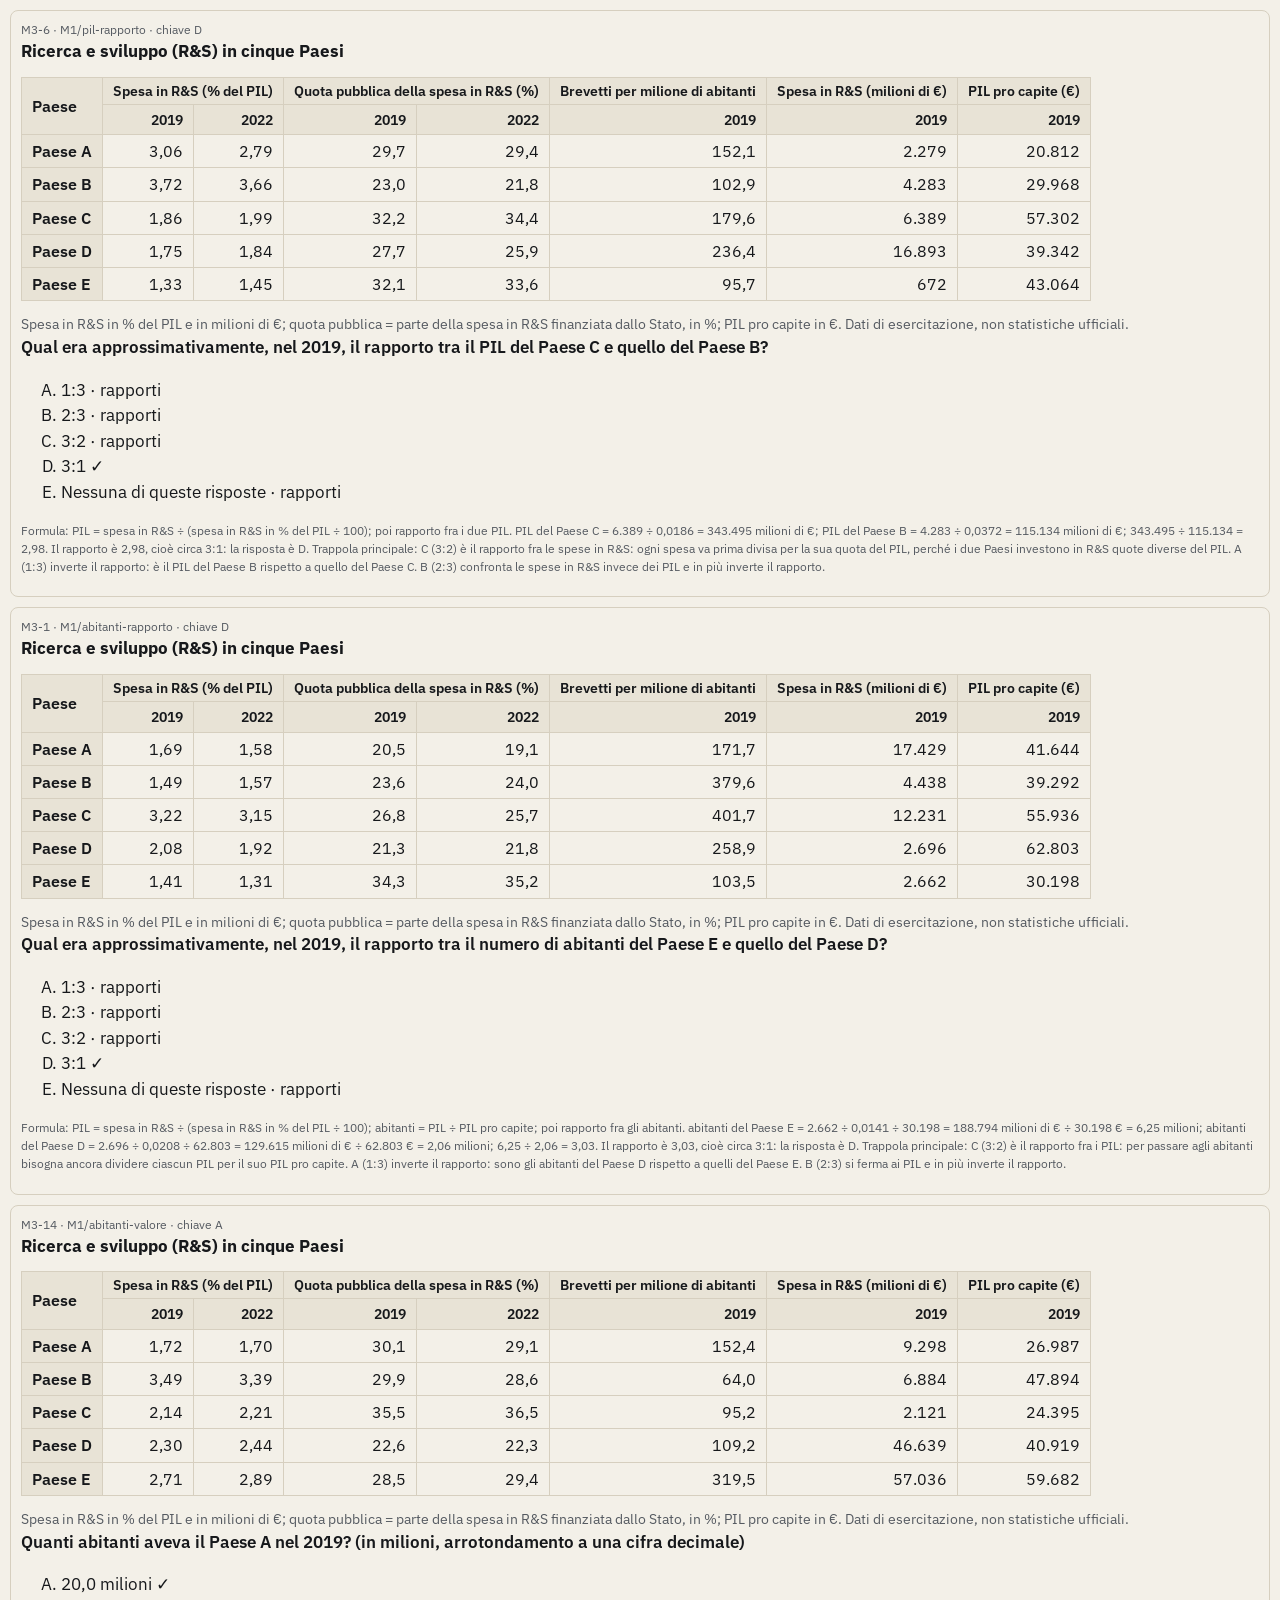
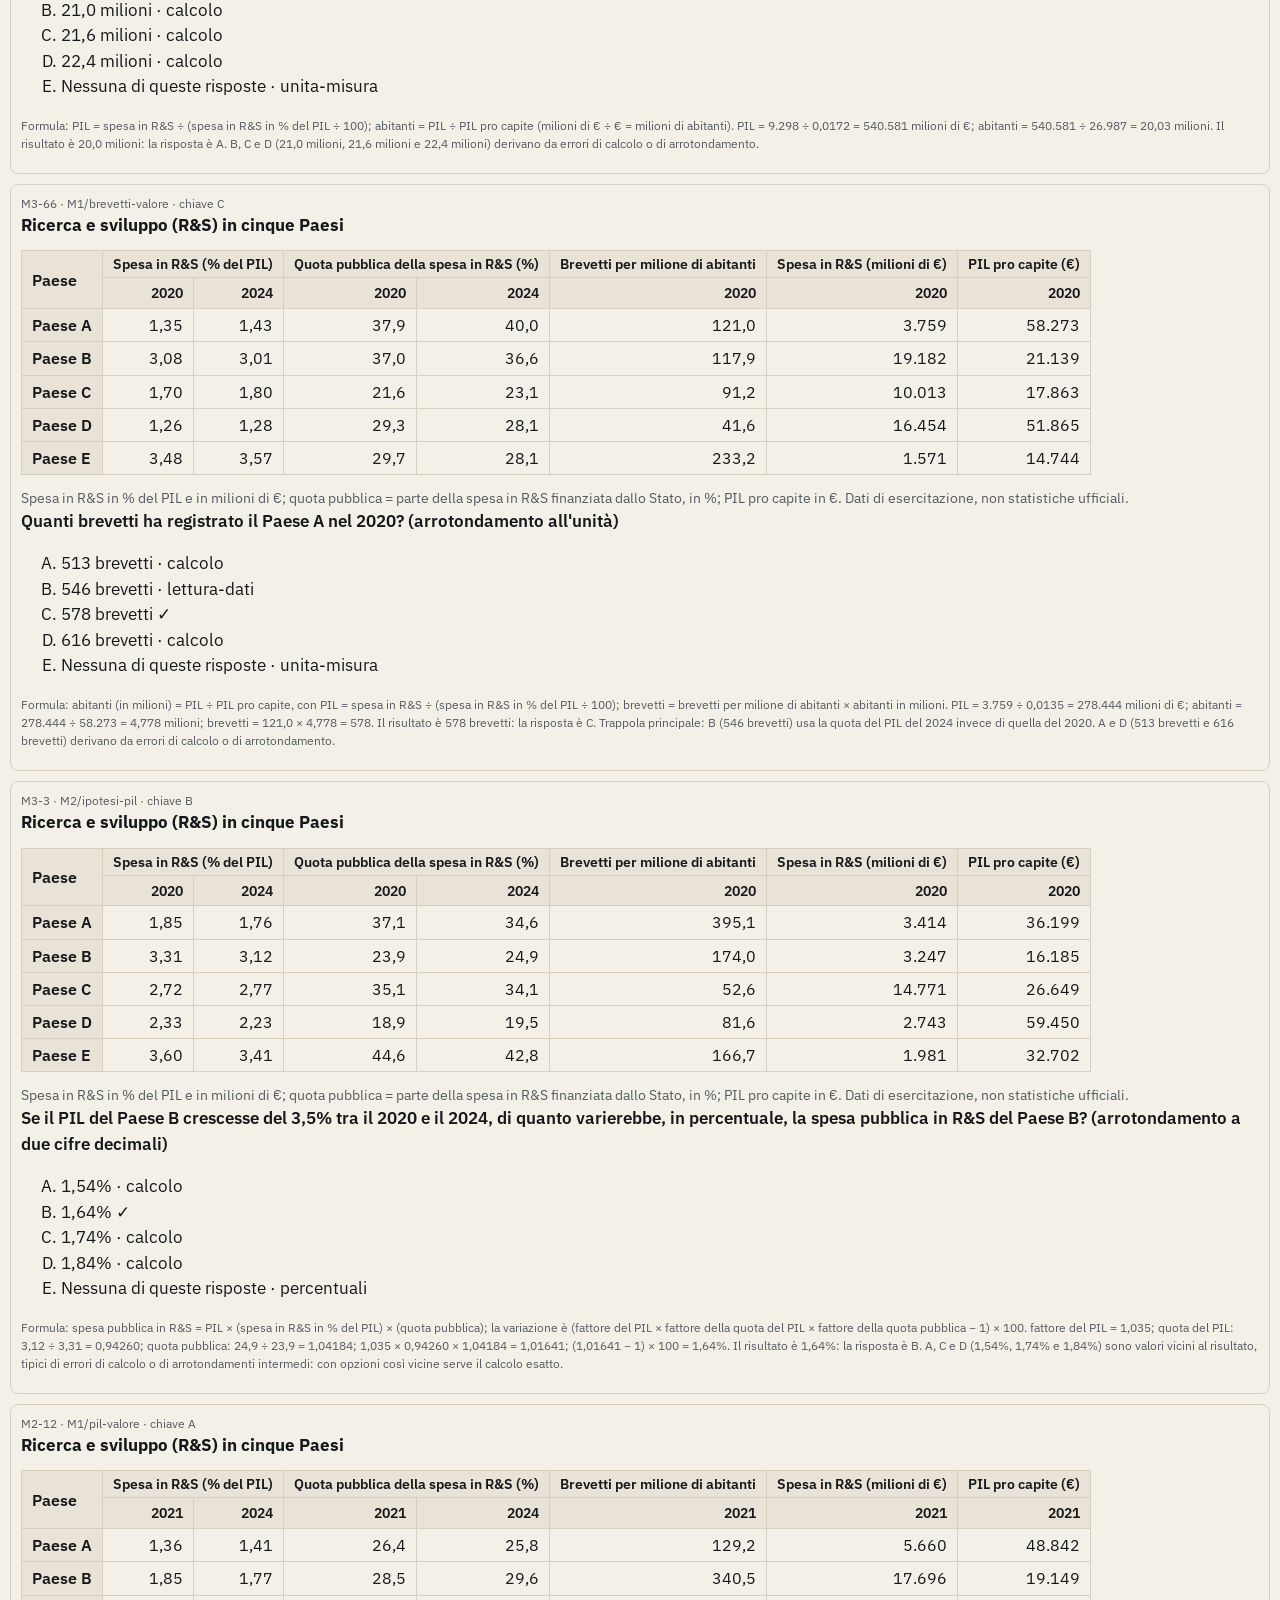
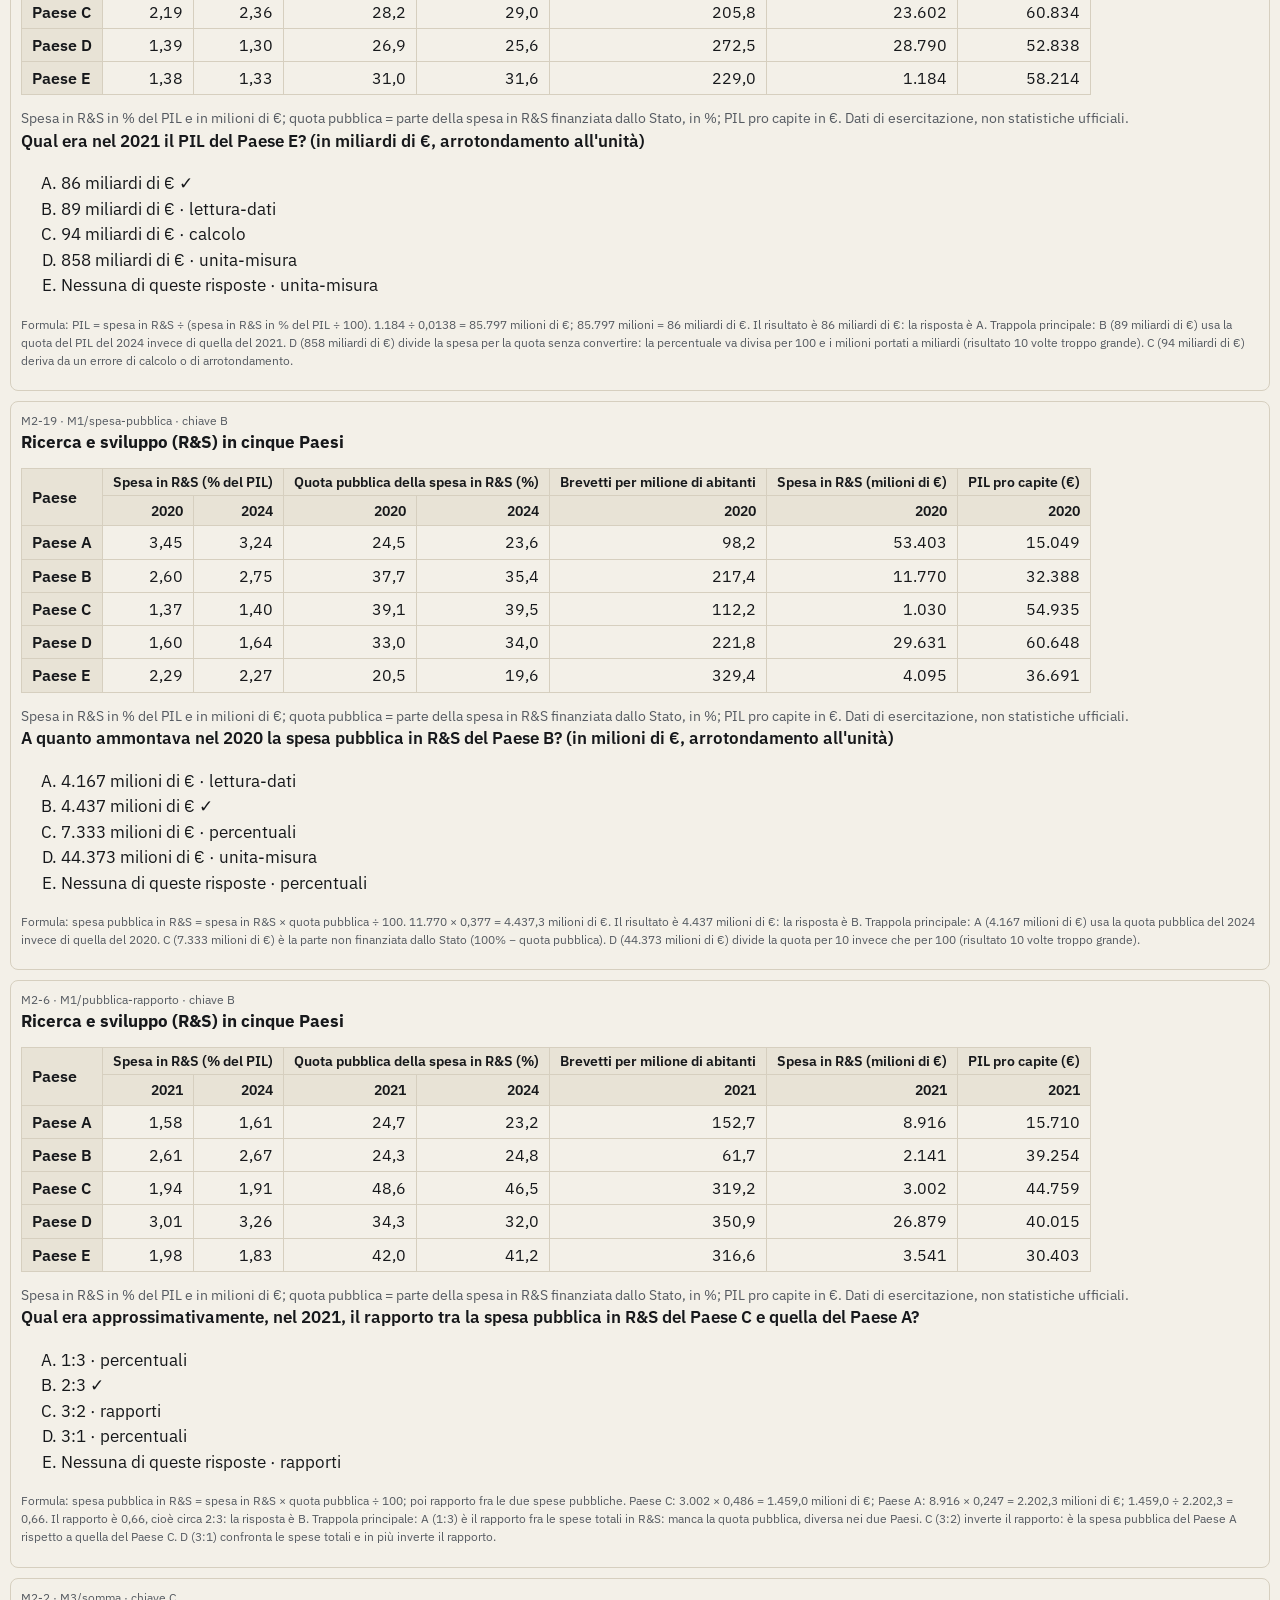
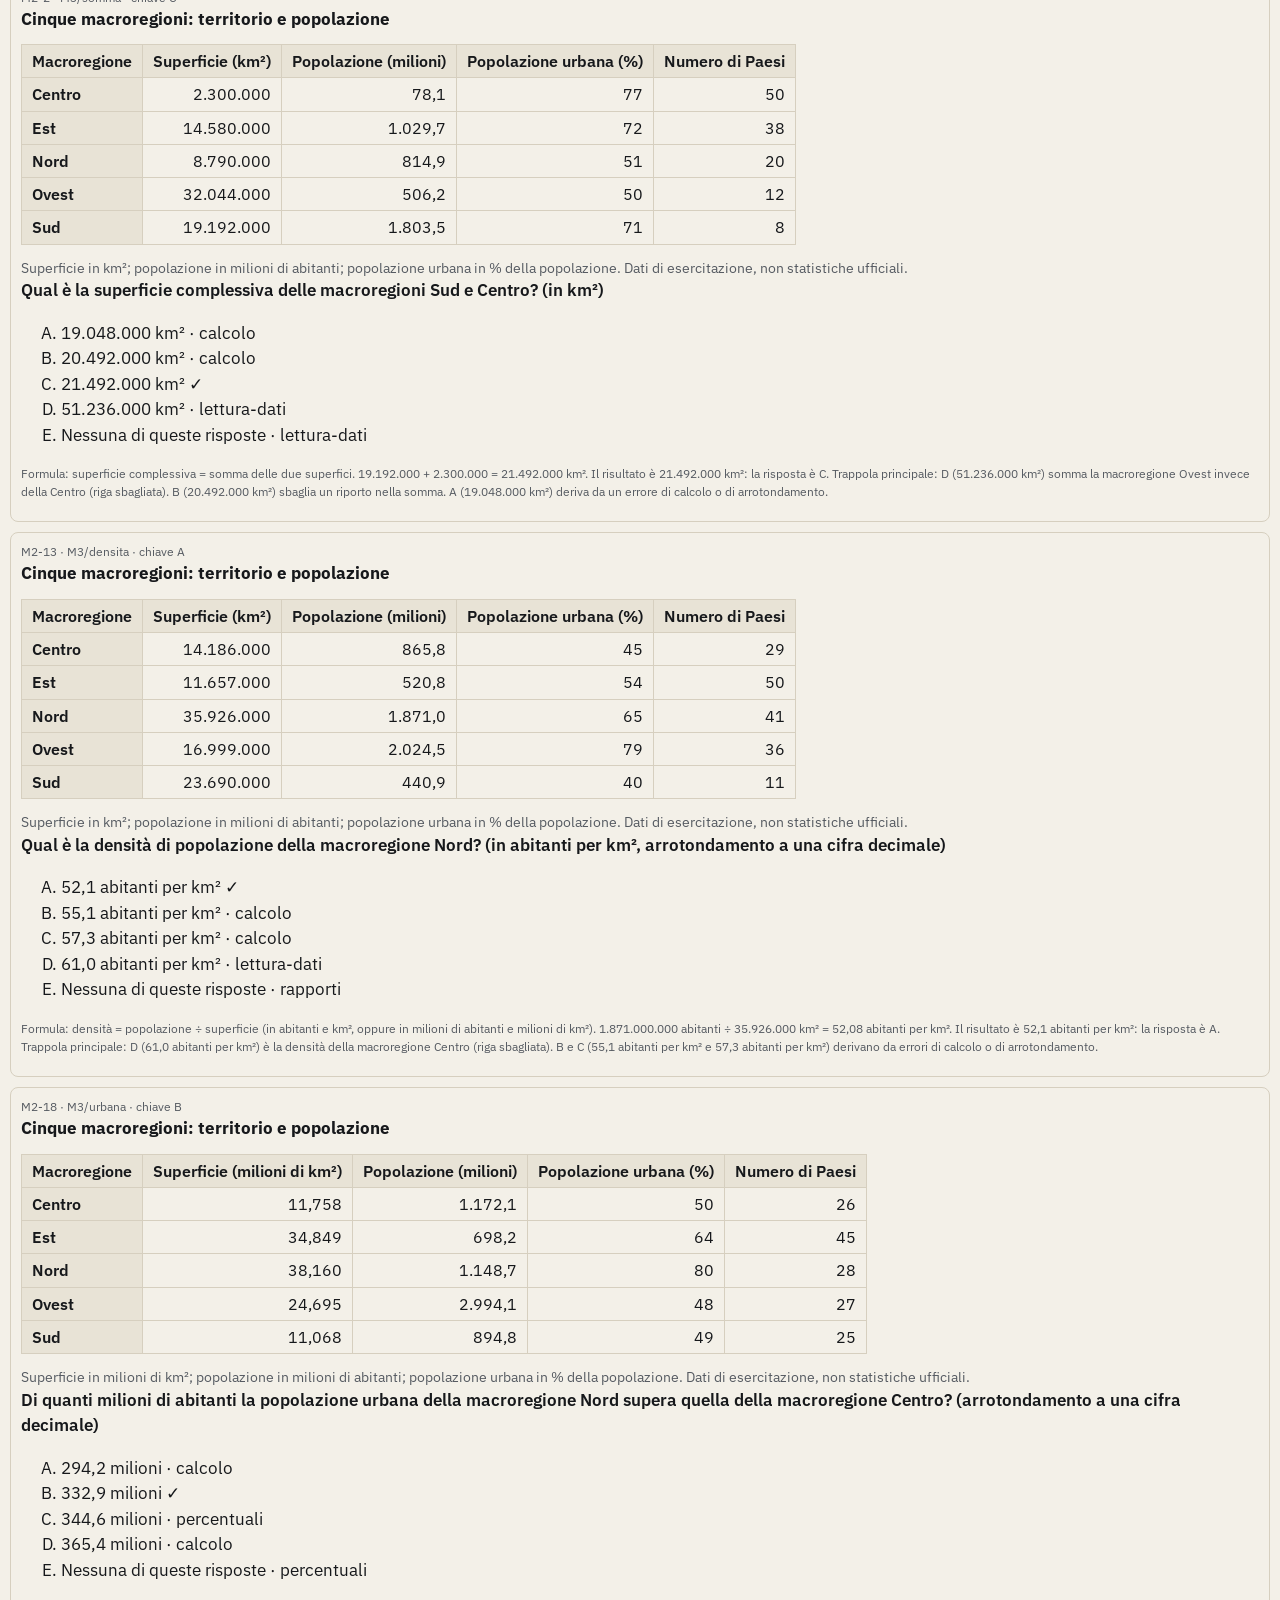
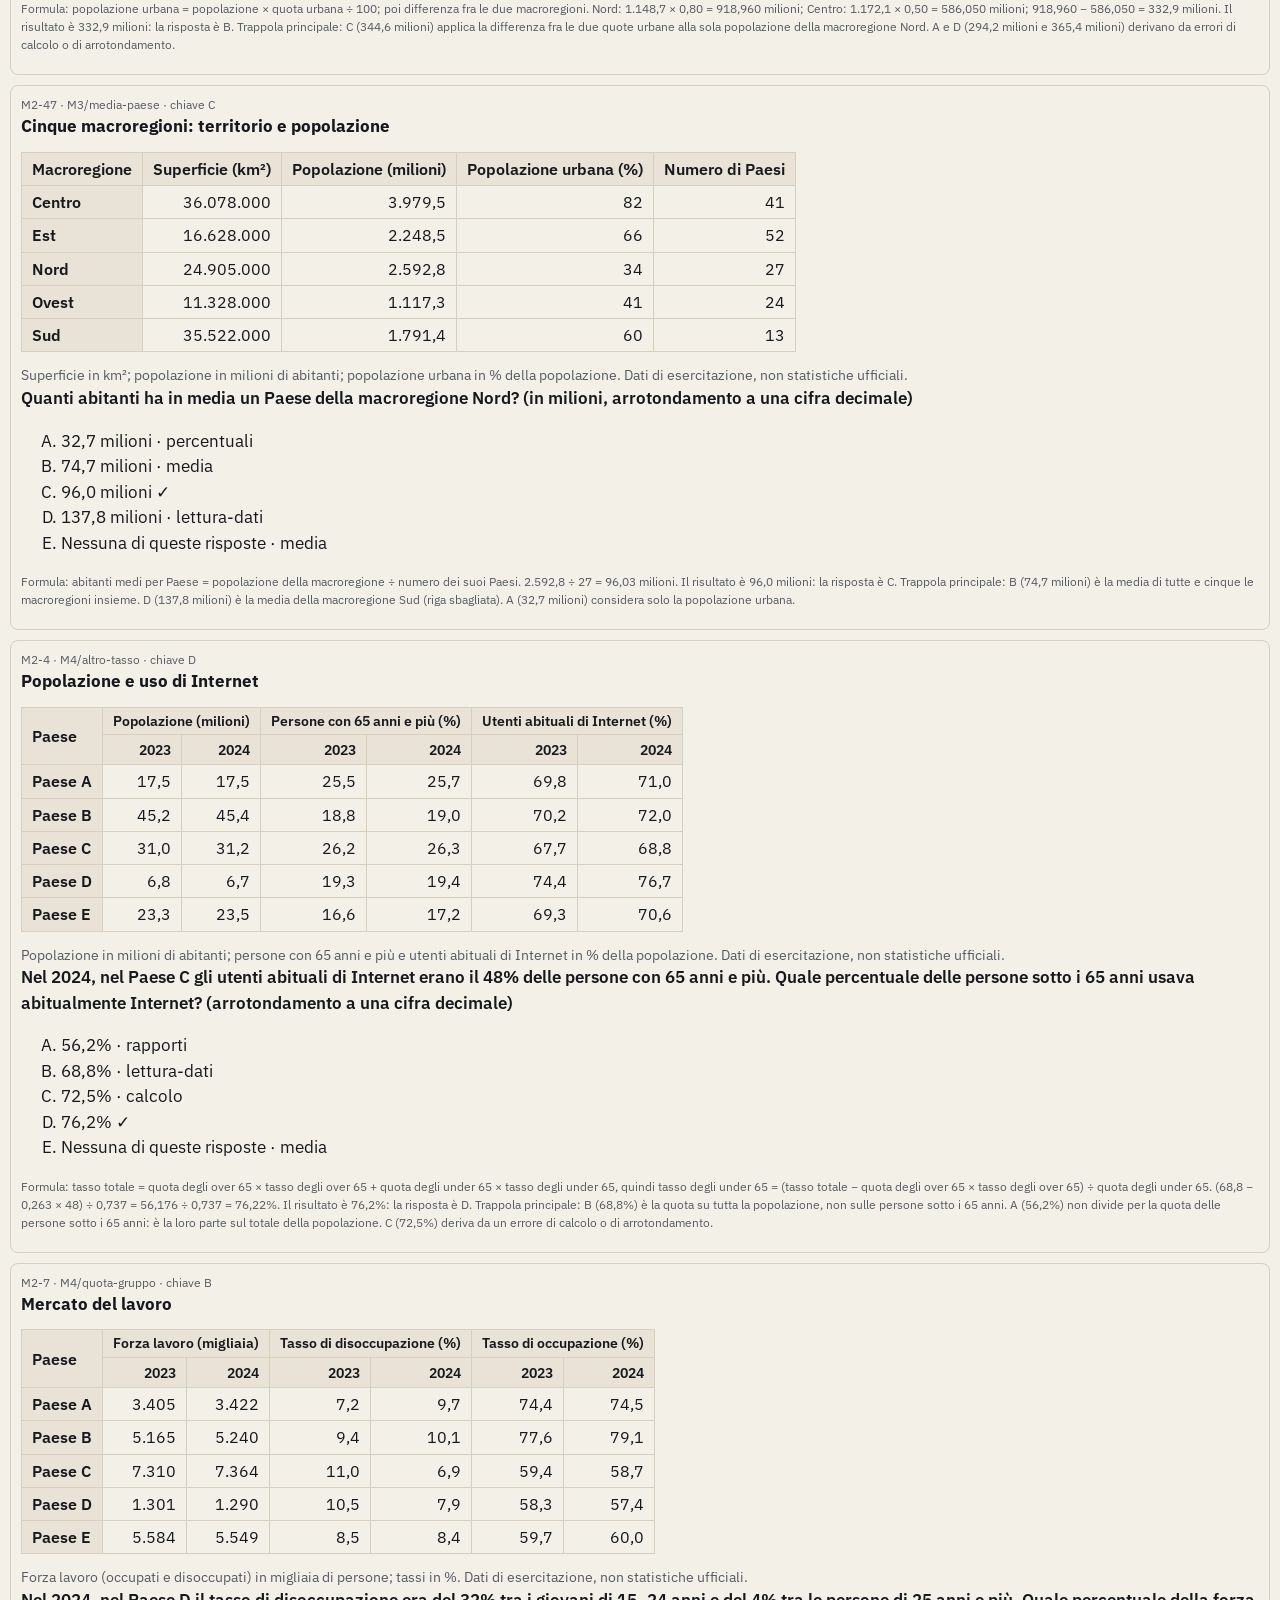
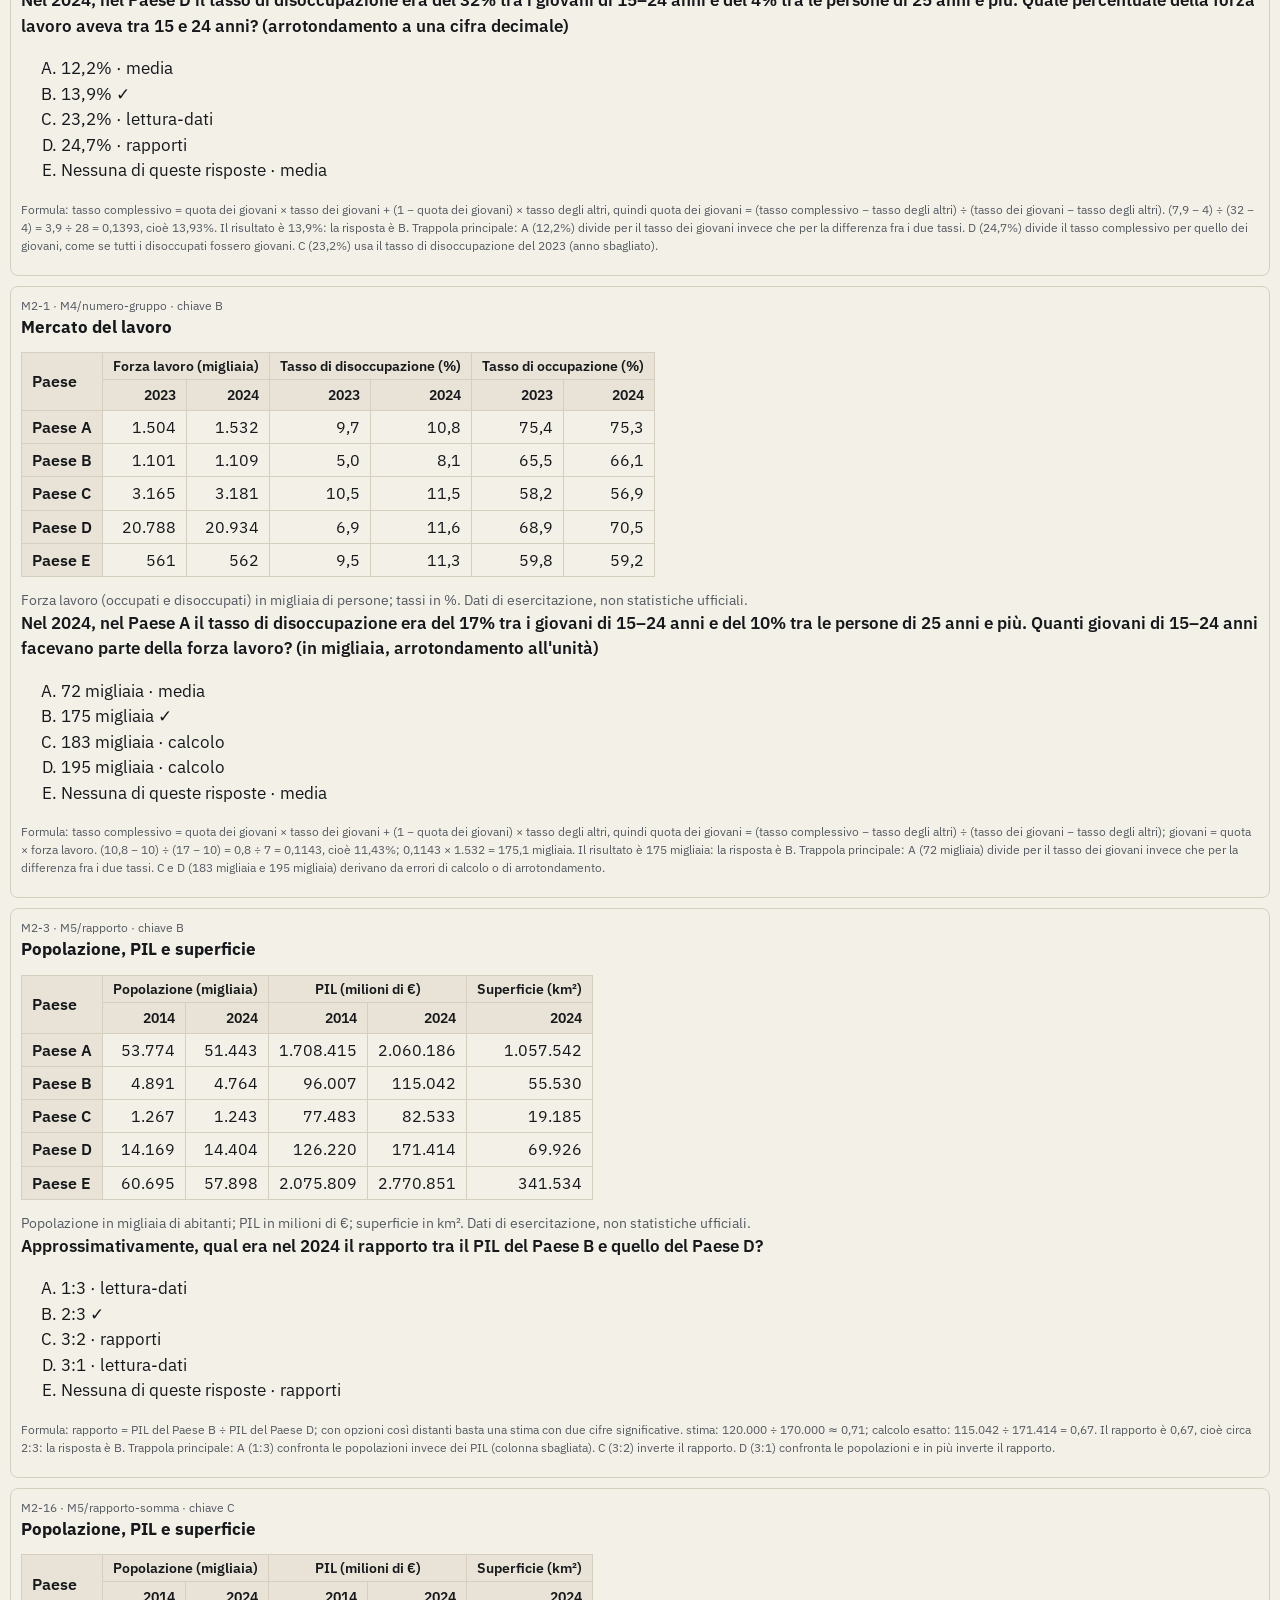
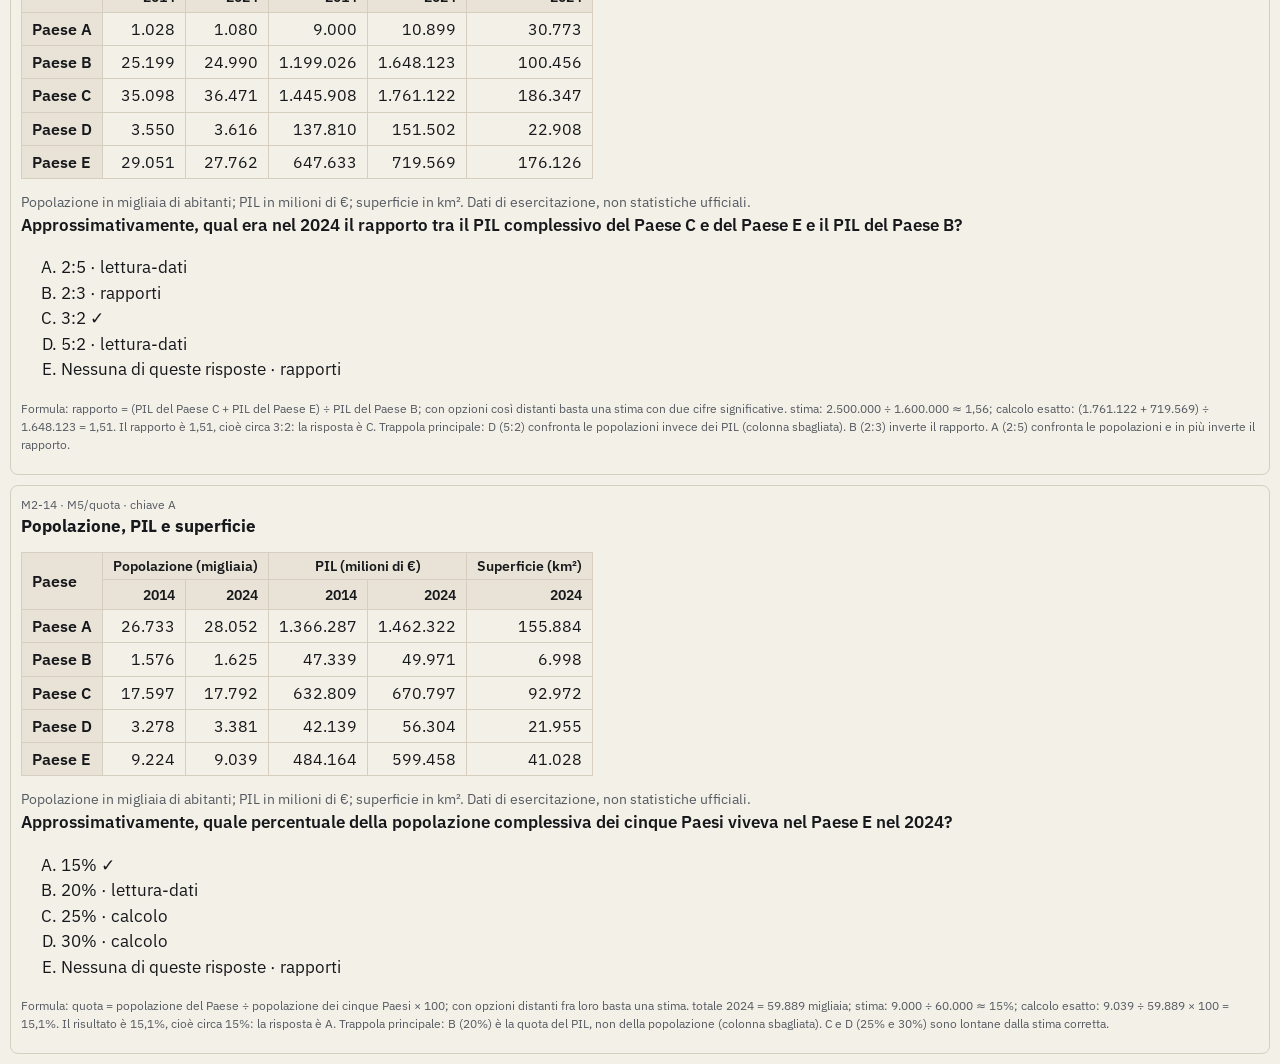
<file: tools/samples/multi-gallery.html>
<!doctype html>
<html lang="it"><head><meta charset="utf-8"><meta name="viewport" content="width=device-width, initial-scale=1">
<title>Galleria multi-passaggio</title>
<link rel="stylesheet" href="../../css/style.css">
<style> .item{border:1px solid var(--line);border-radius:8px;padding:10px;margin:10px} .meta{font-size:12px;color:var(--ink-2)} </style>
</head><body>
<!-- Un item per tipo dei modelli M (id M<livello>-<seme>). Parametri: ?t=pil-rapporto,quota (tipi) · ?seed=1 · ?e=1 (solo E giusta) · ?blind=1 (senza chiave). -->
<script src="../../js/utils.js"></script>
<script src="../../js/gen-numerico.js"></script>
<script>
const qs = new URLSearchParams(location.search);
const m = App.gen.numerico.multi;
const blind = qs.get('blind') === '1';
const onlyE = qs.get('e') === '1';
const KINDS = { 2: ['pil-valore', 'spesa-pubblica', 'pubblica-rapporto', 'somma', 'densita', 'urbana', 'media-paese', 'altro-tasso', 'quota-gruppo', 'numero-gruppo', 'rapporto', 'rapporto-somma', 'quota'], 3: ['pil-rapporto', 'abitanti-rapporto', 'abitanti-valore', 'brevetti-valore', 'ipotesi-pil'] };
const want = qs.get('t') ? qs.get('t').split(',') : [...KINDS[3], ...KINDS[2]];
const seed0 = Number(qs.get('seed') || 1);
for (const kind of want) {
  const lv = KINDS[3].includes(kind) ? 3 : 2;
  let q = null;
  for (let s = seed0; s < seed0 + 3000 && !q; s++) { const x = m.make(s, lv); if (x.meta.kind === kind && (x.correct[0] === 'E') === onlyE) q = x; }
  if (!q) continue;
  const box = document.createElement('div'); box.className = 'item';
  const meta = document.createElement('div'); meta.className = 'meta'; meta.textContent = blind ? q.id : `${q.id} · ${q.meta.template}/${kind} · chiave ${q.correct[0]}`;
  const stim = document.createElement('div'); App.utils.renderStimulus(stim, q);
  const qq = document.createElement('p'); qq.style.fontWeight = '600'; qq.textContent = q.question;
  const ol = document.createElement('ol'); ol.type = 'A'; q.options.forEach((o) => { const li = document.createElement('li'); li.textContent = blind ? o.text : `${o.text}${o.trap ? ` · ${o.trap}` : ' ✓'}`; ol.append(li); });
  box.append(meta, stim, qq, ol);
  if (!blind) { const ex = document.createElement('p'); ex.className = 'meta'; ex.textContent = q.explanation; box.append(ex); }
  document.body.append(box);
}
</script></body></html>
</file>
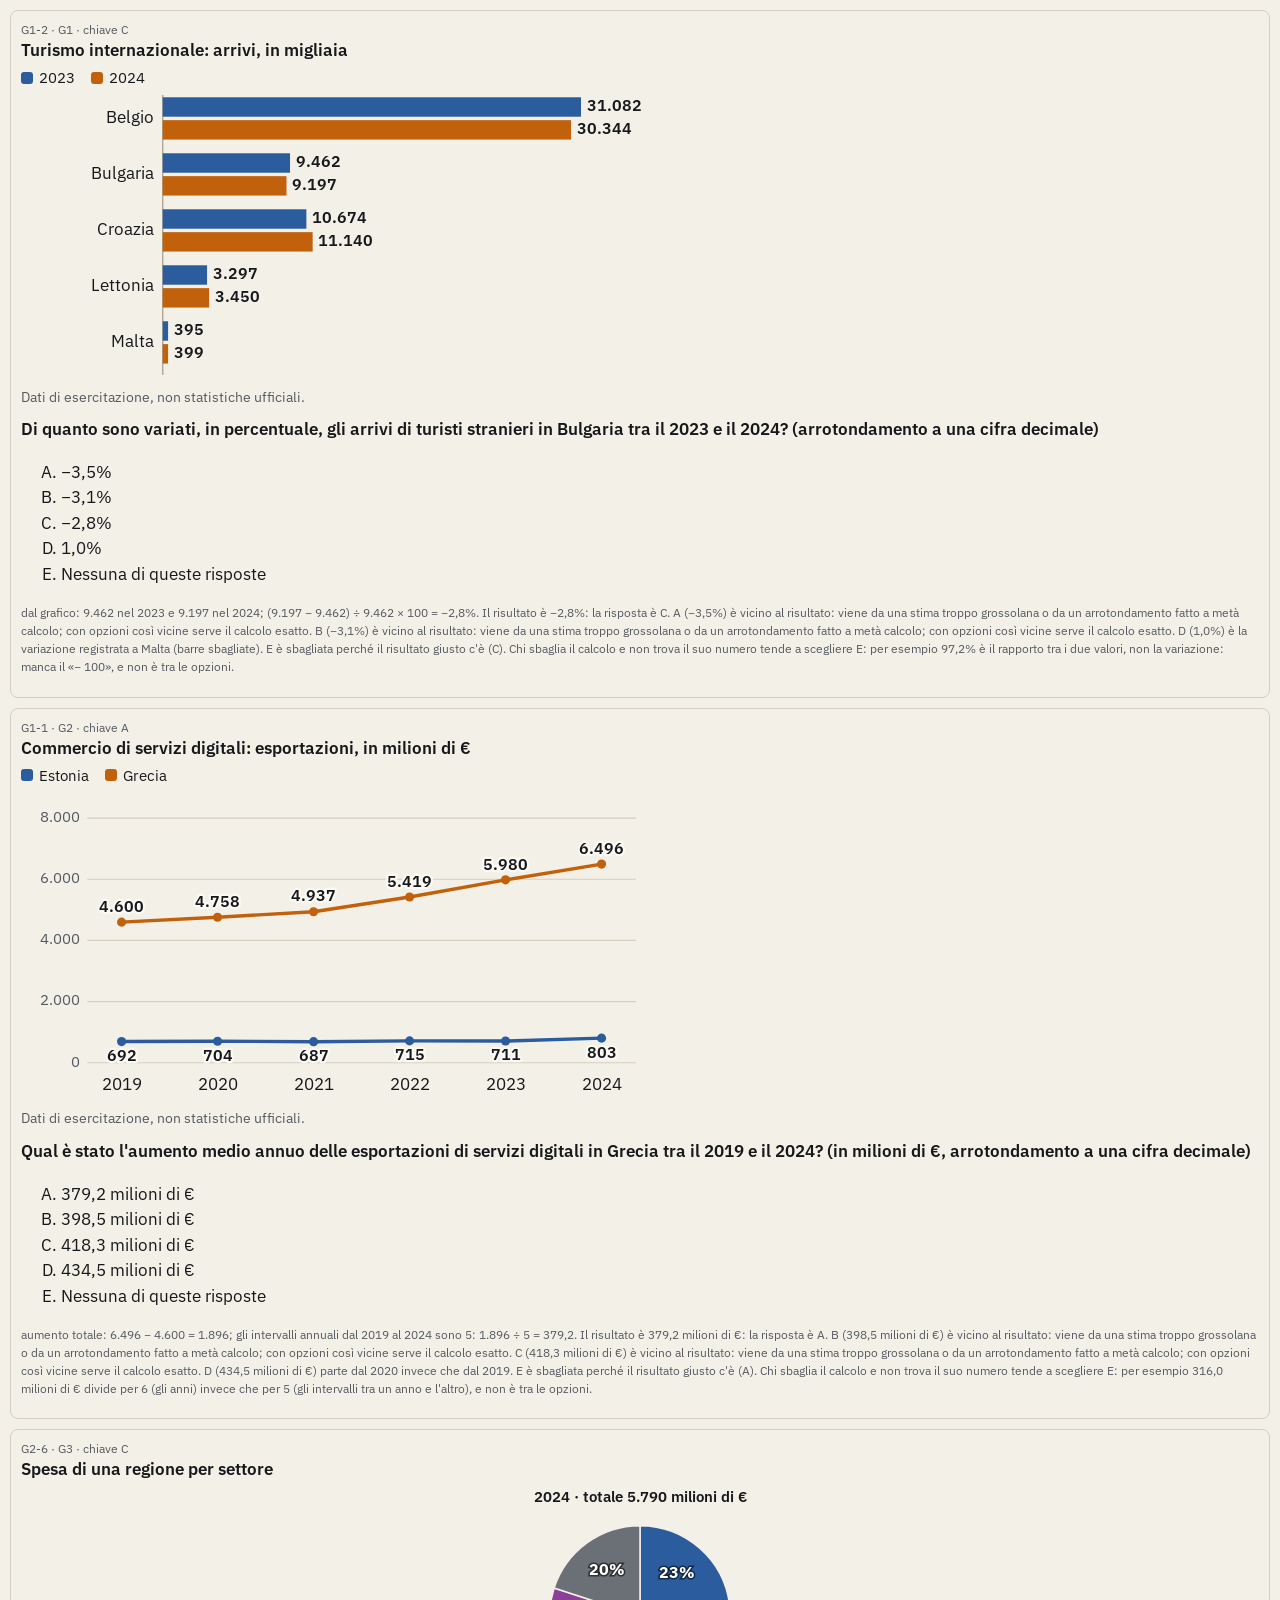
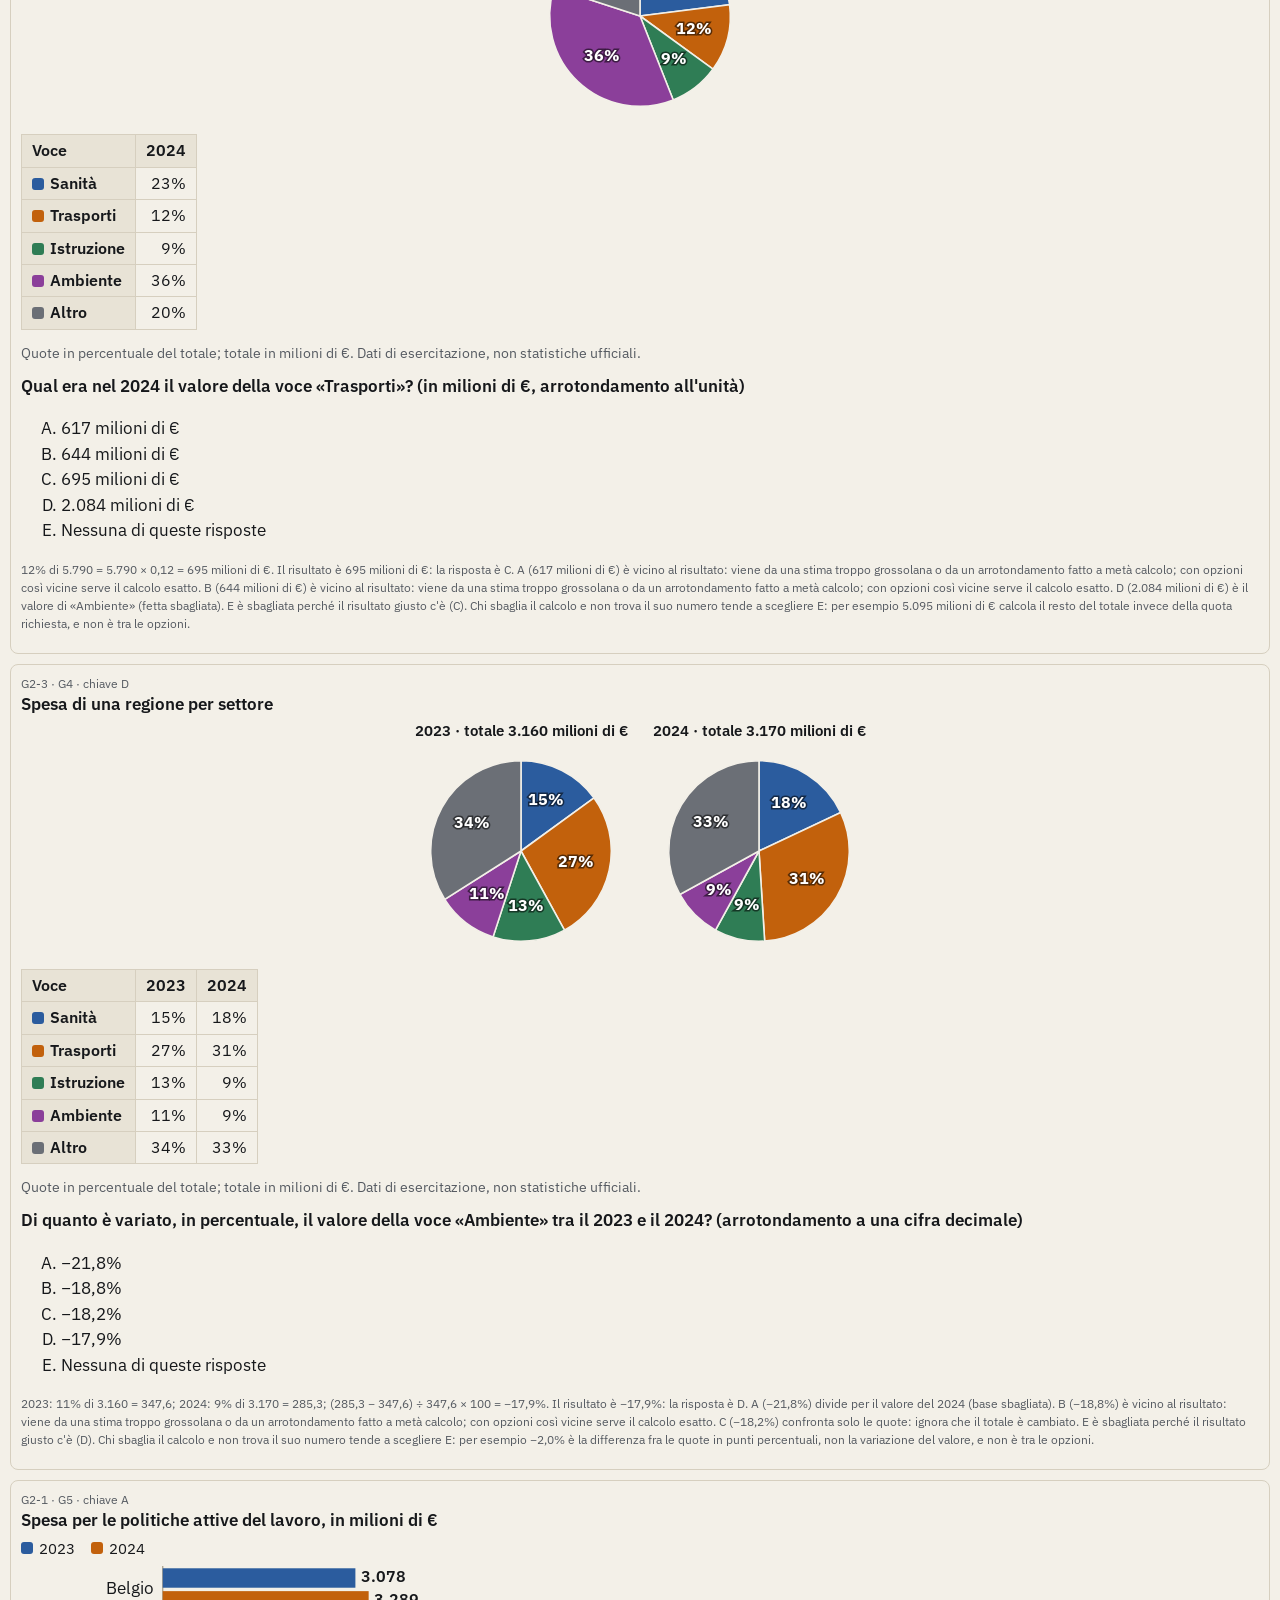
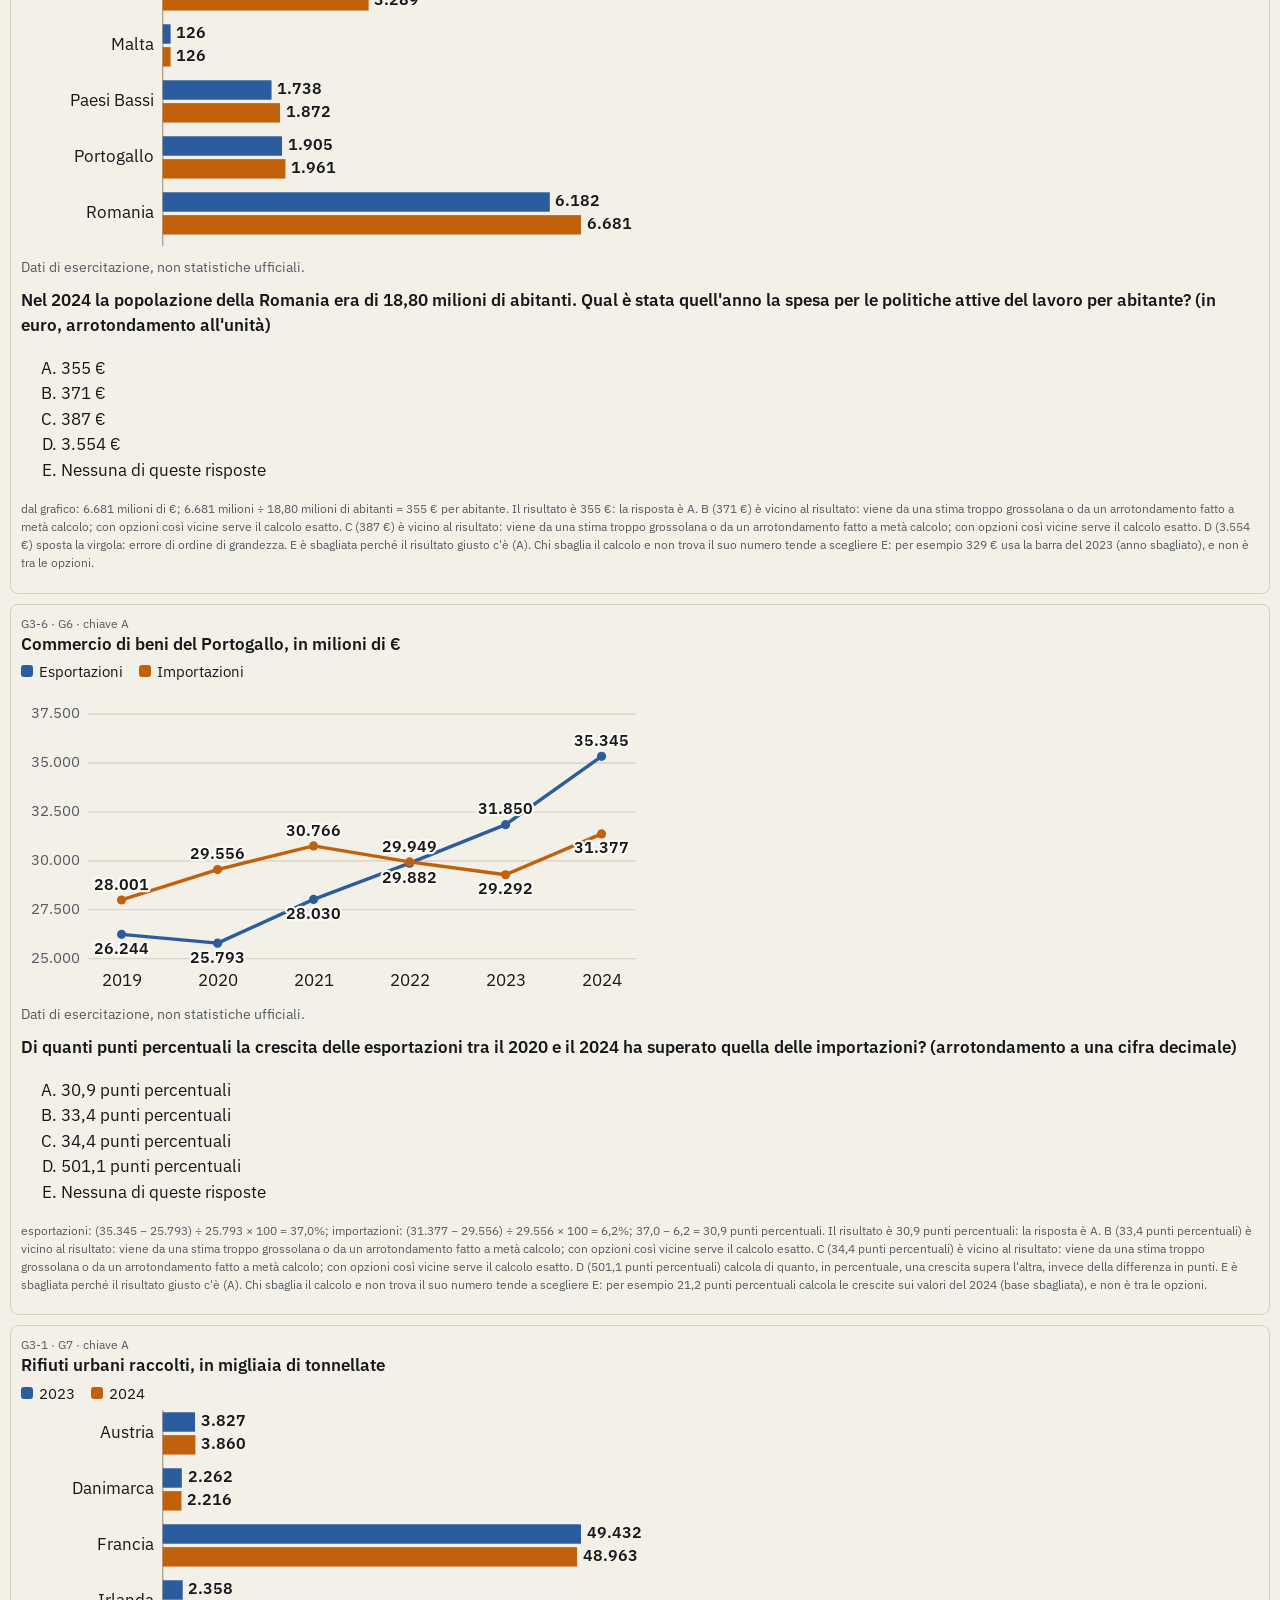
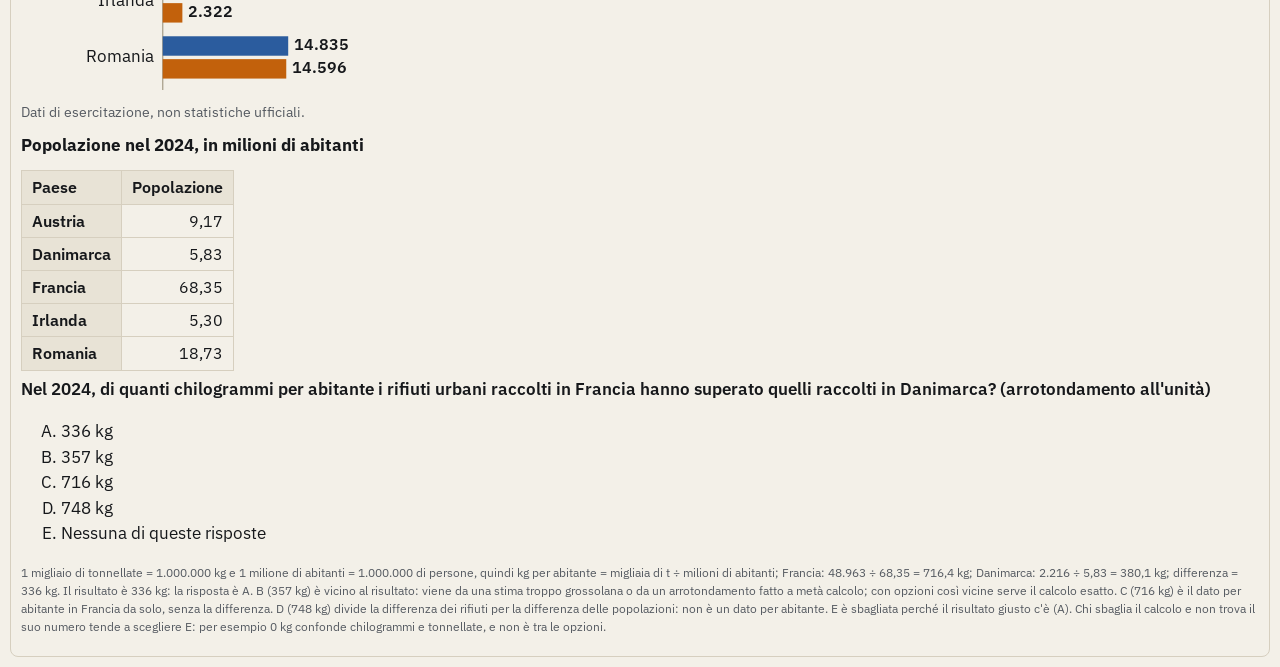
<file: tools/samples/numerico-gallery.html>
<!doctype html>
<html lang="it"><head><meta charset="utf-8"><meta name="viewport" content="width=device-width, initial-scale=1">
<title>Galleria numerico</title>
<link rel="stylesheet" href="../../css/style.css">
<style> .item{border:1px solid var(--line);border-radius:8px;padding:10px;margin:10px} .meta{font-size:12px;color:var(--ink-2)} </style>
</head><body>
<script src="../../js/utils.js"></script>
<script src="../../js/gen-numerico.js"></script>
<script>
const qs = new URLSearchParams(location.search);
const g = App.gen.numerico;
const blind = qs.get('blind') === '1';
const want = (qs.get('t') || 'G1,G2,G3,G4,G5,G6,G7').split(',');
const lvOf = { G1: 1, G2: 1, G3: 2, G4: 2, G5: 2, G6: 3, G7: 3 };
let seed = Number(qs.get('seed') || 1);
for (const t of want) {
  let q = null;
  for (let s = seed; s < seed + 400 && !q; s++) { const x = g.chart.make(s, lvOf[t]); if (x.meta.template === t) q = x; }
  if (!q) continue;
  const box = document.createElement('div'); box.className = 'item';
  const meta = document.createElement('div'); meta.className = 'meta'; meta.textContent = blind ? q.id : `${q.id} · ${q.meta.template} · chiave ${q.correct[0]}`;
  const stim = document.createElement('div'); App.utils.renderStimulus(stim, q);
  const qq = document.createElement('p'); qq.style.fontWeight = '600'; qq.textContent = q.question;
  const ol = document.createElement('ol'); ol.type = 'A'; q.options.forEach(o => { const li = document.createElement('li'); li.textContent = o.text; ol.append(li); });
  box.append(meta, stim, qq, ol);
  if (!blind) { const ex = document.createElement('p'); ex.className = 'meta'; ex.textContent = q.explanation; box.append(ex); }
  document.body.append(box);
}
</script></body></html>
</file>
<file: css/style.css>
/* EU Prep · Parte 1 — stile «registro d'esame»: carta, inchiostro e un evidenziatore.
   Un solo colore d'accento (il giallo dell'evidenziatore) per ciò che conta adesso; verde e rosso solo per corretto e
   sbagliato, come la penna di chi corregge. Numeri, tempi e scadenze in monospazio: si leggono in colonna.
   La simulazione (clone TAO, in fondo) resta bianca e fedele alla piattaforma della prova. */

@font-face { font-family: "IBM Plex Sans"; font-style: normal; font-weight: 400; font-display: swap; src: url("../fonts/ibm-plex-sans-latin-400-normal.woff2") format("woff2"); }
@font-face { font-family: "IBM Plex Sans"; font-style: normal; font-weight: 500; font-display: swap; src: url("../fonts/ibm-plex-sans-latin-500-normal.woff2") format("woff2"); }
@font-face { font-family: "IBM Plex Sans"; font-style: normal; font-weight: 600; font-display: swap; src: url("../fonts/ibm-plex-sans-latin-600-normal.woff2") format("woff2"); }
@font-face { font-family: "IBM Plex Sans"; font-style: normal; font-weight: 700; font-display: swap; src: url("../fonts/ibm-plex-sans-latin-700-normal.woff2") format("woff2"); }
@font-face { font-family: "IBM Plex Mono"; font-style: normal; font-weight: 400; font-display: swap; src: url("../fonts/ibm-plex-mono-latin-400-normal.woff2") format("woff2"); }
@font-face { font-family: "IBM Plex Mono"; font-style: normal; font-weight: 500; font-display: swap; src: url("../fonts/ibm-plex-mono-latin-500-normal.woff2") format("woff2"); }
@font-face { font-family: "IBM Plex Mono"; font-style: normal; font-weight: 600; font-display: swap; src: url("../fonts/ibm-plex-mono-latin-600-normal.woff2") format("woff2"); }
@font-face { font-family: "IBM Plex Serif"; font-style: normal; font-weight: 400; font-display: swap; src: url("../fonts/ibm-plex-serif-latin-400-normal.woff2") format("woff2"); }
@font-face { font-family: "IBM Plex Serif"; font-style: italic; font-weight: 400; font-display: swap; src: url("../fonts/ibm-plex-serif-latin-400-italic.woff2") format("woff2"); }
@font-face { font-family: "IBM Plex Serif"; font-style: normal; font-weight: 600; font-display: swap; src: url("../fonts/ibm-plex-serif-latin-600-normal.woff2") format("woff2"); }

:root {
  --paper: #f3f0e8; --paper-2: #e8e3d6; --sheet: #fbf9f4;
  --ink: #16181b; --ink-2: #555a61; --ink-3: #858a91;
  --rule: #d6cfbf; --rule-2: #aea692;
  --hl: #f6d540; --hl-ink: #16181b; --hl-soft: #f9eca2;
  --ok: #1d7a48; --ok-bg: #dcefe2; --ko: #be3828; --ko-bg: #f6ded8; --amber: #8f6400; --amber-bg: #f5e8c4;
  --focus: #2746a6;
  --c1: #2b5c9e; --c2: #c2610c; --c3: #2f7d55; --c4: #8b3f9a; --c5: #6b6f76;
  /* nomi storici, usati dalle regole condivise (stimoli, grafici, widget) */
  --bg: var(--paper); --bg-2: var(--paper-2); --line: var(--rule); --line-strong: var(--rule-2);
  --primary: var(--ink); --primary-ink: var(--paper); --warn: var(--ko); --warn-bg: var(--ko-bg); --accent-bg: var(--hl-soft); --danger: var(--ko); --ok-ink: #ffffff;
  --sans: "IBM Plex Sans", system-ui, -apple-system, "Segoe UI", Roboto, sans-serif;
  --mono: "IBM Plex Mono", ui-monospace, "SFMono-Regular", Menlo, Consolas, monospace;
  --serif: "IBM Plex Serif", Georgia, "Times New Roman", serif;
  --fs: 17px; --topbar: 52px; --radius: 6px; --shadow: 0 1px 2px rgba(0,0,0,.06);
  color-scheme: light;
}
@media (prefers-color-scheme: dark) {
  :root:not([data-theme="light"]) {
    --paper: #111214; --paper-2: #1b1c1f; --sheet: #17181b;
    --ink: #ece7dc; --ink-2: #a8aaaf; --ink-3: #74777d;
    --rule: #2c2d31; --rule-2: #4a4b51;
    --hl: #e9c93c; --hl-ink: #111214; --hl-soft: #3e3612;
    --ok: #65c48e; --ok-bg: #13291c; --ko: #ff8270; --ko-bg: #3a1b16; --amber: #e1b04d; --amber-bg: #392d0f;
    --focus: #93acf5; --ok-ink: #0d1117;
    --c1: #7fb0ef; --c2: #f0a35a; --c3: #63c58e; --c4: #d18be0; --c5: #a3acb7;
    color-scheme: dark;
  }
}
:root[data-theme="dark"] {
  --paper: #111214; --paper-2: #1b1c1f; --sheet: #17181b;
  --ink: #ece7dc; --ink-2: #a8aaaf; --ink-3: #74777d;
  --rule: #2c2d31; --rule-2: #4a4b51;
  --hl: #e9c93c; --hl-ink: #111214; --hl-soft: #3e3612;
  --ok: #65c48e; --ok-bg: #13291c; --ko: #ff8270; --ko-bg: #3a1b16; --amber: #e1b04d; --amber-bg: #392d0f;
  --focus: #93acf5; --ok-ink: #0d1117;
  --c1: #7fb0ef; --c2: #f0a35a; --c3: #63c58e; --c4: #d18be0; --c5: #a3acb7;
  color-scheme: dark;
}

* { box-sizing: border-box; }
[hidden] { display: none !important; }
html { font-size: var(--fs); -webkit-text-size-adjust: 100%; }
body::before { content: ""; position: fixed; inset: 0 0 auto; height: env(safe-area-inset-top, 0px); z-index: 10; background: var(--paper); pointer-events: none; }
body { margin: 0; background: var(--paper); color: var(--ink); font-family: var(--sans); line-height: 1.5; min-height: 100dvh; font-feature-settings: "tnum" 0; }
button, input, select, textarea { font: inherit; color: inherit; }
button { cursor: pointer; }
h1 { font-size: 1.6rem; line-height: 1.15; letter-spacing: -0.01em; margin: 0 0 .5rem; text-wrap: balance; font-weight: 600; }
h2 { font-size: 1.1rem; margin: 1.6rem 0 .5rem; font-weight: 600; }
h3 { font-size: 1rem; margin: 1rem 0 .4rem; }
p { margin: 0 0 .6rem; }
b, strong { font-weight: 600; }
a { color: inherit; text-decoration-color: var(--rule-2); text-underline-offset: 3px; }
.muted { color: var(--ink-2); }
.small { font-size: .85rem; }
.mono { font-family: var(--mono); font-size: .85rem; }
.skip, .visually-hidden { position: absolute; left: -999px; width: 1px; height: 1px; overflow: hidden; }
.skip:focus { left: 8px; top: 8px; background: var(--paper); padding: 8px; z-index: 50; }
:focus-visible { outline: 3px solid var(--focus); outline-offset: 2px; }

/* Etichette di sezione: monospazio, maiuscolo, filetto sotto. */
.sec-h, .eyebrow { font-family: var(--mono); font-weight: 500; font-size: .72rem; line-height: 1.3; letter-spacing: .08em; text-transform: uppercase; color: var(--ink-2); }
.sec-h { margin: 0 0 10px; padding-bottom: 6px; border-bottom: 1px solid var(--rule); }
.eyebrow { margin: 0; }

/* ── Barra superiore ── */
.topbar { position: sticky; top: env(safe-area-inset-top, 0px); z-index: 20; display: flex; align-items: center; gap: 12px; height: var(--topbar); padding: 0 12px; background: var(--paper); border-bottom: 1px solid var(--rule); padding-left: max(12px, env(safe-area-inset-left)); padding-right: max(12px, env(safe-area-inset-right)); }
.topbar-home { display: inline-flex; align-items: center; gap: 9px; background: none; border: 0; font-weight: 600; letter-spacing: .01em; padding: 10px 6px; min-height: 44px; }
.brand-mark { width: 16px; height: 11px; background: var(--hl); transform: skewX(-14deg); border-radius: 1px; }
.topbar-title { flex: 1; color: var(--ink-2); font-size: .92rem; white-space: nowrap; overflow: hidden; text-overflow: ellipsis; }
.link-btn { background: none; border: 0; color: var(--ink); padding: 10px 8px; min-height: 44px; text-decoration: underline; text-decoration-color: var(--rule-2); text-underline-offset: 4px; }
.link-btn:hover { text-decoration-color: var(--ink); }

.main { max-width: 1180px; margin: 0 auto; padding: 18px 16px; padding-left: max(16px, env(safe-area-inset-left)); padding-right: max(16px, env(safe-area-inset-right)); padding-bottom: max(28px, env(safe-area-inset-bottom)); }
.card { max-width: 760px; margin: 0 auto; }

/* ── Pulsanti ── */
.btn { display: inline-flex; align-items: center; justify-content: center; gap: 10px; border: 1px solid var(--rule-2); background: var(--sheet); color: var(--ink); border-radius: var(--radius); padding: 0 18px; min-height: 48px; font-weight: 600; transition: background .12s, border-color .12s; text-decoration: none; }
.btn:hover { border-color: var(--ink); }
.btn:disabled { opacity: .4; cursor: default; }
.btn-primary { background: var(--ink); color: var(--paper); border-color: var(--ink); }
.btn-primary:hover { background: color-mix(in srgb, var(--ink) 86%, var(--paper)); }
.btn-ghost { background: transparent; }
.btn-danger { background: var(--ko); border-color: var(--ko); color: #fff; }
.danger { color: var(--ko); }
.btn-sm { min-height: 40px; padding: 0 14px; font-size: .92rem; }
.btn-lg { font-size: 1.05rem; padding: 0 22px; min-height: 52px; }
.btn-xl { width: 100%; min-height: 58px; font-size: 1.12rem; justify-content: space-between; padding: 0 20px; }
.btn-xl .btn-meta { font-family: var(--mono); font-weight: 500; font-size: .95rem; opacity: .8; }
.file-btn { display: inline-flex; align-items: center; justify-content: center; cursor: pointer; }
.kbd { display: none; font: 500 .7rem var(--mono); border: 1px solid currentColor; border-radius: 3px; padding: 0 4px; opacity: .6; }
@media (pointer: fine) { .kbd { display: inline-block; } }

/* ══════════ Oggi (home): giorni alla prova, prossima tappa, tappe di oggi. Nient'altro. ══════════ */
.home { display: grid; gap: 28px; max-width: 620px; margin: 0 auto; padding-top: 8px; }
.hd { display: flex; align-items: center; gap: 14px; }
.hd-days { font-family: var(--mono); font-weight: 600; font-size: clamp(3.1rem, 11vw, 4.4rem); line-height: .9; letter-spacing: -0.05em; font-variant-numeric: tabular-nums; }
.hd-text { display: flex; flex-direction: column; gap: 2px; }
.hd-unit { font-weight: 600; font-size: 1.08rem; line-height: 1.2; }
.hd-when { font-family: var(--mono); font-size: .86rem; color: var(--ink-2); }

/* Calendario dei giorni fino alla prova: una casella per giorno, la barra sotto il numero sono le tappe fatte. */
.cal .sec-h { margin-bottom: 8px; }
.cal-strip { list-style: none; margin: 0; padding: 0; display: grid; grid-template-columns: repeat(var(--days, 20), minmax(0, 1fr)); gap: 3px; }
.cal-day { display: grid; grid-template-rows: auto auto 4px 12px; justify-items: center; align-items: center; gap: 3px; padding: 5px 0 3px; border-radius: 3px; font-family: var(--mono); min-width: 0; }
.cal-dow { font-size: .6rem; line-height: 1; color: var(--ink-3); text-transform: uppercase; }
.cal-num { font-size: .82rem; line-height: 1; font-weight: 500; font-variant-numeric: tabular-nums; }
.cal-bar { width: 72%; height: 4px; background: var(--rule); position: relative; overflow: hidden; }
.cal-bar > i { position: absolute; inset: 0 auto 0 0; width: calc(var(--fill, 0) * 100%); background: var(--ink); }
.cal-mark { font-size: .58rem; line-height: 12px; font-weight: 600; letter-spacing: .02em; color: var(--ink); }
.cal-day.is-weekend .cal-dow { color: var(--ink-2); font-weight: 600; }
.cal-day.is-past .cal-num { color: var(--ink-2); }
.cal-day.is-today { background: var(--hl); color: var(--hl-ink); }
.cal-day.is-today .cal-dow, .cal-day.is-today .cal-num, .cal-day.is-today .cal-mark { color: var(--hl-ink); }
.cal-day.is-today .cal-bar { background: color-mix(in srgb, var(--hl-ink) 22%, transparent); }
.cal-day.is-today .cal-bar > i { background: var(--hl-ink); }
.cal-day.is-exam { box-shadow: inset 0 0 0 2px var(--ink); }
.cal-day.is-exam .cal-num { font-weight: 700; }
.cal-day.is-rest .cal-bar { background: repeating-linear-gradient(90deg, var(--rule) 0 2px, transparent 2px 4px); }
.cal { margin: 4px 0 26px; }

/* Prossima tappa: l'unica azione in evidenza. */
.next { border-top: 2px solid var(--ink); padding-top: 14px; display: grid; gap: 4px; }
.next-title { font-size: clamp(1.45rem, 5.2vw, 2rem); line-height: 1.14; letter-spacing: -0.015em; margin: 4px 0 2px; font-weight: 600; }
.next-sub { color: var(--ink-2); margin: 0 0 12px; }
.next-note { color: var(--ink-2); font-size: .9rem; margin: 6px 0 0; }
.alt-link { justify-self: start; font-size: .95rem; padding-left: 0; color: var(--ink-2); }
.today { display: flex; align-items: center; gap: 12px; font-size: .92rem; color: var(--ink-2); }
.segs { display: inline-grid; grid-auto-flow: column; gap: 3px; }
.seg { width: 20px; height: 7px; background: var(--rule); }
.seg.on { background: var(--ink); }
/* Promemoria in «Oggi»: una riga sola, solo quando una scadenza è vicina; porta all'Agenda. */
.nudge { display: flex; align-items: center; gap: 10px; width: 100%; text-align: left; background: none; border: 0; border-top: 1px solid var(--rule); padding: 14px 2px; min-height: 52px; color: var(--ink); font-size: .95rem; }
.nudge:hover { background: var(--paper-2); }
.nudge-dot { width: 8px; height: 8px; border-radius: 50%; background: var(--ko); flex: none; }
.nudge-go { margin-left: auto; font-family: var(--mono); color: var(--ink-3); }

/* Agenda: cose da fare (una per riga, il pulsante a destra) e date. */
.todo-list, .date-list { list-style: none; margin: 0 0 26px; padding: 0; }
.todo-item { display: grid; grid-template-columns: minmax(0, 1fr) auto; gap: 12px; align-items: center; padding: 12px 0; border-bottom: 1px solid var(--rule); }
.todo-item:first-child { border-top: 0; }
.todo-body { display: grid; gap: 2px; min-width: 0; }
.todo-body p { margin: 0; }
.todo-title { font-weight: 500; }
.todo-when { font-family: var(--mono); font-size: .78rem; color: var(--ink-2); }
.todo-item.is-urgent .todo-when { color: var(--ko); font-weight: 600; }
.todo-detail { font-size: .86rem; color: var(--ink-2); line-height: 1.4; }
.date-row { display: grid; grid-template-columns: 6.2em minmax(0, 1fr); gap: 12px; padding: 9px 0; border-bottom: 1px solid var(--rule); font-size: .95rem; }
.date-when { font-family: var(--mono); font-size: .82rem; color: var(--ink-2); padding-top: 2px; }
.date-row.is-past { color: var(--ink-3); }
.date-row.is-exam .date-what { font-weight: 600; }

/* Soglie: righello 0–20 con la soglia (rosso) e l'obiettivo (tratteggio); in giallo la stima e il suo margine. */
.gauge { display: grid; gap: 2px; margin-bottom: 18px; }
.gauge:last-child { margin-bottom: 4px; }
.gauge-top { display: flex; justify-content: space-between; align-items: baseline; gap: 10px; }
.gauge-name { font-weight: 600; }
.gauge-val { font-family: var(--mono); font-weight: 600; font-size: 1.1rem; white-space: nowrap; }
.gauge-val small { font-weight: 400; font-size: .78rem; color: var(--ink-2); }
.gauge-track { position: relative; height: 24px; margin: 2px 0 0; }
.gauge-line { position: absolute; left: 0; right: 0; top: 11px; height: 2px; background: var(--rule-2); }
.gauge-range { position: absolute; top: 6px; height: 12px; background: var(--hl); }
.gauge-dot { position: absolute; top: 2px; width: 3px; height: 20px; background: var(--ink); transform: translateX(-50%); }
.gauge-tick { position: absolute; top: 3px; height: 18px; width: 0; border-left: 2px solid var(--ko); transform: translateX(-1px); }
.gauge-tick.goal { border-left: 2px dashed var(--ink-3); }
.gauge-scale { position: relative; height: 14px; font-family: var(--mono); font-size: .64rem; color: var(--ink-3); }
.gauge-scale span { position: absolute; top: 0; transform: translateX(-50%); white-space: nowrap; }
.gauge-scale span:first-child { transform: none; }
.gauge-scale span:last-child { transform: translateX(-100%); }
.gauge-scale .t-soglia { color: var(--ko); font-weight: 600; }
.gauge-legend { display: flex; flex-wrap: wrap; gap: 4px 16px; font-size: .78rem; color: var(--ink-2); margin: 0; }
.gauge-legend span { display: inline-flex; align-items: center; gap: 6px; }
.gauge-legend span::before { content: ""; display: inline-block; }
.lg-soglia::before { width: 0; height: 12px; border-left: 2px solid var(--ko); }
.lg-goal::before { width: 0; height: 12px; border-left: 2px dashed var(--ink-3); }
.lg-est::before { width: 18px; height: 8px; background: var(--hl); box-shadow: inset 2px 0 0 transparent; }
.gauge-note { font-size: .84rem; color: var(--ink-2); margin: 4px 0 0; }

/* Strumenti fuori dal percorso: righe semplici, una per azione. */
.tools { display: grid; }
.tool-row { display: grid; grid-template-columns: minmax(0, 1fr) auto; align-items: center; column-gap: 12px; text-align: left; width: 100%; background: none; border: 0; border-bottom: 1px solid var(--rule); padding: 11px 2px; min-height: 58px; color: inherit; }
button.tool-row:hover { background: var(--paper-2); }
.tool-title { font-weight: 500; }
.tool-sub { grid-column: 1; color: var(--ink-2); font-size: .85rem; line-height: 1.35; }
.tool-go { grid-column: 2; grid-row: 1 / span 2; font-family: var(--mono); color: var(--ink-3); font-size: 1.05rem; }
.tool-row-train .chips { grid-column: 1 / -1; display: flex; flex-wrap: wrap; gap: 6px; margin-top: 8px; }
.chip { display: inline-flex; align-items: baseline; gap: 6px; border: 1px solid var(--rule-2); background: var(--sheet); border-radius: 4px; padding: 0 12px; min-height: 44px; align-items: center; font-weight: 500; }
.chip small { font-family: var(--mono); font-size: .75rem; color: var(--ink-2); }
.chip:hover { border-color: var(--ink); }

/* Titoli delle schede (Allenati, Agenda, Progressi) */
.view-h { font-size: 1.5rem; letter-spacing: -0.01em; margin: 6px 0 4px; }
.view-sub { color: var(--ink-2); margin: 0 0 14px; }

@media (min-width: 760px) {
  .cal-num { font-size: .9rem; }
}

/* ══════════ Barra delle schede: in basso sul telefono, nella barra in alto sugli schermi larghi ══════════ */
.tabbar { display: none; }
body.has-tabs .tabbar { display: grid; grid-template-columns: repeat(4, minmax(0, 1fr)); position: fixed; left: 0; right: 0; bottom: 0; z-index: 30; background: var(--paper); border-top: 1px solid var(--rule); padding: 4px max(8px, env(safe-area-inset-right)) calc(4px + env(safe-area-inset-bottom, 0px)) max(8px, env(safe-area-inset-left)); }
.tab { position: relative; display: flex; flex-direction: column; align-items: center; justify-content: center; gap: 3px; min-height: 52px; background: none; border: 0; color: var(--ink-2); font-size: .72rem; font-weight: 500; letter-spacing: .01em; }
.tab svg { width: 22px; height: 22px; fill: none; stroke: currentColor; stroke-width: 1.6; stroke-linecap: round; stroke-linejoin: round; }
.tab[aria-current="page"] { color: var(--ink); }
.tab[aria-current="page"]::before { content: ""; position: absolute; top: -5px; left: 28%; right: 28%; height: 3px; background: var(--hl); }
.tab-badge { position: absolute; top: 8px; left: calc(50% + 8px); width: 8px; height: 8px; border-radius: 50%; background: var(--ko); }
body.has-tabs .main { padding-bottom: calc(84px + env(safe-area-inset-bottom, 0px)); }
@media (min-width: 760px) {
  body.has-tabs .tabbar { position: static; display: flex; gap: 2px; margin-left: auto; padding: 0; border: 0; background: none; }
  .tab { flex-direction: row; gap: 7px; min-height: 44px; padding: 0 12px; font-size: .92rem; }
  .tab svg { width: 18px; height: 18px; }
  .tab[aria-current="page"]::before { top: auto; bottom: -4px; left: 12px; right: 12px; }
  .tab-badge { top: 9px; left: 26px; }
  body.has-tabs .main { padding-bottom: max(28px, env(safe-area-inset-bottom)); }
}

/* ══════════ Scheda di studio ══════════ */
.lesson-card { max-width: 700px; margin: 0 auto; }
.lesson-kicker { font-family: var(--mono); font-weight: 500; font-size: .72rem; letter-spacing: .08em; text-transform: uppercase; color: var(--ink-2); margin: 4px 0 6px; }
.lesson-card h1 { font-size: clamp(1.5rem, 5vw, 2rem); padding-bottom: 12px; border-bottom: 2px solid var(--ink); margin-bottom: 14px; }
.lesson-points { list-style: none; counter-reset: pt; padding: 0; margin: 0 0 18px; display: grid; gap: 10px; line-height: 1.55; }
.lesson-points li { counter-increment: pt; position: relative; padding-left: 32px; }
.lesson-points li::before { content: counter(pt, decimal-leading-zero); position: absolute; left: 0; top: .25em; font-family: var(--mono); font-size: .78rem; color: var(--ink-3); }
.lesson-example { background: var(--sheet); border: 1px solid var(--rule); border-left: 3px solid var(--ink); padding: 12px 14px; margin: 0 0 14px; font-size: .97rem; }
.lesson-ex-head { font-family: var(--mono); font-size: .7rem; font-weight: 600; letter-spacing: .08em; text-transform: uppercase; color: var(--ink-2); margin-bottom: 6px !important; }
.lesson-example p { margin: 0 0 6px; }
.lesson-example p:last-child { margin-bottom: 0; }
.lesson-tip { background: var(--hl-soft); padding: 12px 14px; margin: 0 0 12px; }
.lesson-tip strong { font-weight: 700; }
.lesson-src { font-family: var(--mono); font-size: .72rem !important; color: var(--ink-3) !important; }
.lessons-group h2 { margin-top: 1.4rem; }
.lessons-group .alt-card { width: 100%; }
.alt-card { display: grid; gap: 2px; text-align: left; width: 100%; background: none; border: 0; border-bottom: 1px solid var(--rule); padding: 11px 2px; min-height: 56px; color: inherit; }
.alt-card:hover { background: var(--paper-2); }
.alt-title { font-weight: 500; }
.alt-sub { color: var(--ink-2); font-size: .85rem; line-height: 1.35; }
.steps { padding-left: 1.3rem; display: grid; gap: 6px; }

/* ── Stimoli: tabella strutturata e serie di figure ── */
.ntable { margin: 0; }
.ntable figcaption { font-weight: 700; margin-bottom: 6px; }
.table-scroll { overflow-x: auto; max-width: 100%; }
.table-note { color: var(--ink-2); font-size: .85rem; margin: 6px 0 0; }
.table-text { margin-top: 8px; }
.ntable .data-table th.th-first, .ntable .data-table thead th { text-align: left; }
.ntable .data-table thead th { white-space: nowrap; }
.ntable .data-table.grouped thead th.th-group { text-align: center; white-space: normal; font-size: .85rem; line-height: 1.25; }
.ntable .data-table.grouped thead th.th-sub { text-align: right; font-weight: 600; font-size: .85rem; }
.ntable .data-table { font-size: .95rem; }
@media (max-width: 600px) { .ntable .data-table { font-size: .82rem; } .ntable .data-table th, .ntable .data-table td { padding: 3px 6px; } }
.passage.is-table { border-left-color: var(--line-strong); }
.passage.is-series, .tao-passage.is-series { border-left: 0; background: transparent; padding: 0; max-height: none; overflow: visible; }
.series { display: flex; flex-wrap: wrap; gap: 6px; align-items: center; }
.fig { display: inline-grid; place-items: center; border-radius: 6px; line-height: 0; }
.fig svg { display: block; }
.fig-q { width: 58px; height: 58px; border: 2px dashed var(--line-strong); font-size: 1.4rem; font-weight: 700; color: var(--ink-2); line-height: 1; }
.fig-missing { display: inline-grid; place-items: center; width: 56px; height: 56px; border: 1px solid var(--line); }
.opt-figure { line-height: 0; }
.opt-figure svg { max-width: 100%; height: auto; }
mark.evidence { background: var(--hl-soft); color: inherit; border-bottom: 2px solid var(--hl); padding: 0 1px; }
.review-figs { display: flex; flex-wrap: wrap; gap: 6px; margin: 6px 0; }
.review-fig { display: inline-flex; align-items: center; gap: 4px; padding: 4px; border: 1.5px solid var(--line); border-radius: 8px; }
.review-fig.is-correct { border-color: var(--ok); background: var(--ok-bg); }
.review-fig.is-wrong { border-color: var(--warn); background: var(--warn-bg); }
@media (min-width: 760px) { .series .fig-q { width: 78px; height: 78px; } }
@media (max-width: 420px) {
  .options.options-fig { grid-template-columns: repeat(3, minmax(0, 1fr)); }
  .fig-q { width: 48px; height: 48px; }
  .series .fig svg { width: 48px; height: 48px; }
}

/* ── Grafici del numerico (barre, linee, torte) ── */
.nchart { margin: 0 0 .6rem; }
.nchart figcaption { font-weight: 600; margin-bottom: .3rem; line-height: 1.3; }
.chart-scroll { overflow-x: auto; -webkit-overflow-scrolling: touch; }
.chart-svg { display: block; width: 100%; height: auto; min-width: 330px; max-width: 640px; }
.chart-svg text { fill: currentColor; font-family: inherit; }
.chart-svg .cat { font-size: 15px; }
.chart-svg .val { font-size: 14px; font-weight: 600; }
.nchart-line .chart-svg .val { paint-order: stroke; stroke: var(--sheet); stroke-width: 4px; stroke-linejoin: round; } /* alone: le cifre restano leggibili sulle righe della griglia */
.chart-svg .tick { font-size: 13px; fill: var(--ink-2); }
.chart-svg .axis { stroke: var(--line-strong); stroke-width: 1.2; }
.chart-svg .grid { stroke: var(--line); stroke-width: 1; }
.chart-svg .line { fill: none; stroke-width: 3; stroke-linejoin: round; }
.chart-svg .bar.s0, .chart-svg .slice.s0, .chart-svg .dot.s0 { fill: var(--c1); } .chart-svg .line.s0 { stroke: var(--c1); } .sw.s0 { background: var(--c1); }
.chart-svg .bar.s1, .chart-svg .slice.s1, .chart-svg .dot.s1 { fill: var(--c2); } .chart-svg .line.s1 { stroke: var(--c2); } .sw.s1 { background: var(--c2); }
.chart-svg .bar.s2, .chart-svg .slice.s2, .chart-svg .dot.s2 { fill: var(--c3); } .chart-svg .line.s2 { stroke: var(--c3); } .sw.s2 { background: var(--c3); }
.chart-svg .slice.s3 { fill: var(--c4); } .sw.s3 { background: var(--c4); }
.chart-svg .slice.s4 { fill: var(--c5); } .sw.s4 { background: var(--c5); }
.chart-legend { list-style: none; display: flex; flex-wrap: wrap; gap: 4px 16px; padding: 0; margin: 0 0 .35rem; font-size: .9rem; }
.chart-legend li { display: inline-flex; align-items: center; gap: 6px; }
.sw { display: inline-block; width: 12px; height: 12px; border-radius: 3px; flex: none; }
.pies { display: flex; flex-wrap: wrap; gap: 6px 18px; justify-content: center; margin-bottom: .4rem; }
.pie-box { flex: 1 1 150px; max-width: 220px; text-align: center; }
.pie-title { font-size: .88rem; font-weight: 600; margin: 0 0 .2rem; }
.chart-svg.pie { min-width: 0; max-width: 210px; margin: 0 auto; }
.chart-svg .slice { stroke: var(--bg); stroke-width: 1.5; }
.chart-svg .pct { font-size: 15px; font-weight: 700; fill: #fff; paint-order: stroke; stroke: rgba(0,0,0,.55); stroke-width: 3px; }
.pie-legend th .sw { margin-right: 6px; vertical-align: -1px; }
.pie-legend { font-size: .92rem; }
body[data-view="sim"] { --c1: #2b6cb0; --c2: #c2610c; --c3: #2f855a; --c4: #8e3a9e; --c5: #6b7280; --paper: #fff; --paper-2: #f4f5f7; --sheet: #fff; --ink: #15181c; --ink-2: #4b5259; --rule: #d9dde2; --rule-2: #7d8792; }

/* ── TAO: impostazioni, Answer Elimination e Answer Masking [V istruzioni TAO §6.4.6] ── */
.tao-tools { position: relative; }
.tao-settings-panel { position: absolute; right: 0; top: 48px; z-index: 45; background: #fff; color: #111; border: 1px solid #bbb; border-radius: 10px; box-shadow: 0 8px 30px rgba(0,0,0,.2); padding: 10px 14px; display: grid; gap: 8px; min-width: 220px; }
.tao-switch { display: flex; align-items: center; gap: 10px; font-size: .95rem; min-height: 40px; cursor: pointer; }
.tao-switch input { width: 20px; height: 20px; }
.tao-opt-row { display: flex; align-items: stretch; gap: 6px; }
.tao-opt-row > .tao-opt { flex: 1 1 auto; min-width: 0; }
.tao-options-fig .tao-opt-row { flex-direction: column; gap: 4px; }
.tao-opt-tool { flex: none; min-width: 44px; min-height: 44px; border: 1px solid #c8c8c8; border-radius: 8px; background: #fff; color: #333; font: inherit; font-size: .85rem; cursor: pointer; }
.tao-opt-x { text-decoration: line-through; }
.tao-opt-tool[aria-pressed="true"] { background: #eef2f7; border-color: #7a8794; }
.tao-opt-row.struck .tao-opt-text, .tao-opt-row.struck .tao-opt-letter { text-decoration: line-through; color: #8a8a8a; }
.tao-opt-row.struck .tao-opt-figure { opacity: .35; }
.tao-opt-row.masked .tao-opt-text, .tao-opt-row.masked .tao-opt-figure { visibility: hidden; }

/* ══════════ Sessione (tappe, allenamento, ripasso) ══════════ */
body[data-view="session"] .main { max-width: 1240px; }
.session-bar { display: grid; grid-template-columns: auto minmax(0, 1fr) auto auto auto; align-items: center; gap: 12px; padding: 2px 0 10px; margin-bottom: 14px; border-bottom: 1px solid var(--rule); }
.session-tools { display: flex; gap: 4px; }
.tool-btn { width: 44px; height: 44px; border: 1px solid var(--rule-2); border-radius: 4px; background: var(--sheet); font-size: 1.05rem; }
.session-counter { font-family: var(--mono); font-weight: 600; font-variant-numeric: tabular-nums; }
.session-mode { color: var(--ink-2); font-size: .88rem; white-space: nowrap; overflow: hidden; text-overflow: ellipsis; }
.pace { display: grid; grid-template-columns: auto auto auto; column-gap: 3px; align-items: center; font-family: var(--mono); font-variant-numeric: tabular-nums; font-size: .9rem; }
.pace-sep, .pace-target { color: var(--ink-3); }
.pace-bar { grid-column: 1 / -1; height: 3px; background: var(--rule); overflow: hidden; margin-top: 4px; }
.pace-fill { display: block; height: 100%; width: 0; background: var(--ink); transition: width .4s linear; }
.pace.over .pace-fill { background: var(--ko); }
.pace.over .pace-time { color: var(--ko); font-weight: 600; }
.q-lead { display: block; font-weight: 400; color: var(--ink-2); font-size: .92rem; margin-bottom: 4px; }

.item-layout { display: grid; grid-template-columns: minmax(0, 1fr); gap: 18px; }
.passage { font-family: var(--serif); font-size: 1.06rem; line-height: 1.62; background: var(--sheet); border: 1px solid var(--rule); padding: 14px 16px; max-height: 44dvh; overflow: auto; }
.passage p:last-child { margin-bottom: 0; }
.passage.is-table { font-family: var(--sans); font-size: 1rem; line-height: 1.45; max-height: none; }
/* Tabelle larghe (molte colonne): una colonna sola, la tabella sopra la domanda, come in TAO. */
.item-layout.is-wide { grid-template-columns: minmax(0, 1fr); }
.item-layout.is-wide .item-content { position: static; }
.item-layout.is-wide .passage { max-height: none; }
.question { font-weight: 600; font-size: 1.06rem; margin: 0 0 12px; line-height: 1.4; }
.options { display: grid; gap: 8px; }
.opt { display: grid; grid-template-columns: 30px minmax(0, 1fr); align-items: center; gap: 12px; text-align: left; border: 1px solid var(--rule-2); background: var(--sheet); border-radius: 4px; padding: 10px 14px 10px 10px; min-height: 54px; line-height: 1.42; color: inherit; }
.opt:hover { border-color: var(--ink); }
.opt-radio { display: none; }
.opt-letter { width: 30px; height: 30px; border-radius: 50%; border: 1.5px solid var(--ink); display: grid; place-items: center; font-family: var(--mono); font-weight: 600; font-size: .85rem; line-height: 1; }
.opt[aria-pressed="true"] { border-color: var(--ink); box-shadow: inset 0 0 0 1px var(--ink); }
.opt[aria-pressed="true"] .opt-letter { background: var(--ink); color: var(--paper); }
.options.revealed .opt { opacity: .72; }
.options.revealed .opt.is-correct { opacity: 1; border-color: var(--ok); background: var(--ok-bg); box-shadow: inset 0 0 0 1px var(--ok); }
.options.revealed .opt.is-correct .opt-letter { background: var(--ok); border-color: var(--ok); color: var(--ok-ink); }
.options.revealed .opt.is-wrong { opacity: 1; border-color: var(--ko); background: var(--ko-bg); }
.options.revealed .opt.is-wrong .opt-letter { background: var(--ko); border-color: var(--ko); color: #fff; }
.options.revealed .opt.is-wrong .opt-text { text-decoration: line-through; text-decoration-color: var(--ko); text-decoration-thickness: 1.5px; }
.options.options-fig { display: grid; grid-template-columns: repeat(5, minmax(0, 1fr)); gap: 8px; }
.opt.opt-fig { grid-template-columns: 1fr; justify-items: center; gap: 6px; padding: 8px 4px 10px; min-height: 0; }
.answer-actions { display: flex; gap: 10px; justify-content: flex-end; margin-top: 14px; position: sticky; bottom: 0; background: var(--paper); padding: 10px 0 max(10px, env(safe-area-inset-bottom)); border-top: 1px solid var(--rule); }
.answer-actions .btn { flex: 1; max-width: 240px; }
.feedback { margin-top: 18px; border-top: 2px solid var(--ink); padding-top: 12px; display: grid; gap: 8px; }
.feedback > * { margin: 0; }
.fb-head { font-weight: 600; font-size: 1.15rem; scroll-margin-top: calc(var(--topbar) + 8px); font-variant-numeric: tabular-nums; }
.feedback.ok .fb-head { color: var(--ok); }
.feedback.ko .fb-head { color: var(--ko); }
.fb-correct { font-weight: 600; }
.fb-calib { background: var(--amber-bg); border-left: 3px solid var(--amber); padding: 8px 12px; font-size: .95rem; }
.fb-expl { line-height: 1.58; }
.fb-expl p { margin-bottom: .5rem; }
.fb-tag { font-family: var(--mono); font-size: .72rem; letter-spacing: .06em; text-transform: uppercase; color: var(--ink-2); }
.fb-rule { background: var(--hl-soft); padding: 8px 12px; font-size: .97rem; }
.feedback .btn { width: 100%; margin-top: 4px; }

/* ══════════ Fine sessione ══════════ */
.end-card { max-width: 680px; margin: 0 auto; }
.end-mode { font-family: var(--mono); font-size: .78rem; letter-spacing: .04em; color: var(--ink-2); margin-bottom: 10px; }
.end-numbers { display: grid; grid-template-columns: minmax(0, .8fr) minmax(0, .9fr) minmax(0, 1.4fr); border-top: 2px solid var(--ink); border-bottom: 1px solid var(--rule); margin: 0 0 14px; }
.num { display: flex; flex-direction: column; gap: 4px; padding: 12px 12px 12px 0; min-width: 0; }
.num + .num { border-left: 1px solid var(--rule); padding-left: 12px; }
.num-big { font-family: var(--mono); font-size: 1.9rem; font-weight: 600; line-height: 1.05; font-variant-numeric: tabular-nums; overflow-wrap: anywhere; }
#e-trap { font-family: var(--sans); font-size: 1.02rem; line-height: 1.3; padding-top: 4px; }
.num-label, .num-note { font-family: var(--mono); font-size: .68rem; letter-spacing: .05em; text-transform: uppercase; color: var(--ink-2); white-space: pre-line; }
.end-sentence { font-size: 1.05rem; margin: 6px 0 4px; }
.end-today { color: var(--ink-2); margin: 0 0 16px; font-size: .92rem; }
.end-actions { display: flex; gap: 10px; flex-wrap: wrap; justify-content: flex-end; }
.end-actions-main .btn { flex: 1 1 220px; }
.end-actions.wrap .btn { flex: 1 1 160px; }
.end-actions-minor { justify-content: flex-start; margin-top: 6px; gap: 4px 14px; }
.end-actions-minor .link-btn { padding-left: 0; }
.end-review { margin-top: 18px; border-top: 1px solid var(--rule); }
.end-review summary { cursor: pointer; font-weight: 600; padding: 12px 0; min-height: 44px; }
.review-item { border-top: 1px solid var(--rule); padding: 12px 0; }
.review-head { font-family: var(--mono); font-size: .72rem; letter-spacing: .05em; text-transform: uppercase; color: var(--ink-2); margin-bottom: 6px; }
.review-q { font-weight: 600; }
.review-expl p { color: var(--ink-2); }
.review-opts { padding-left: 1.2rem; }
.review-opts .is-correct { color: var(--ok); font-weight: 600; }
.review-opts .is-wrong { color: var(--ko); text-decoration: line-through; }
.review-passage { font-family: var(--serif); background: var(--sheet); border: 1px solid var(--rule); padding: 10px 12px; }
details.review-item summary { cursor: pointer; padding: 10px 0; min-height: 44px; }
details.review-item.ko summary { color: var(--ko); }

/* ══════════ Moduli ══════════ */
.form .field { display: flex; flex-direction: column; gap: 4px; margin-bottom: 12px; font-weight: 500; }
.form input, .form select { border: 1px solid var(--rule-2); border-radius: 4px; padding: 10px; min-height: 48px; background: var(--sheet); }
.field-row { display: grid; grid-template-columns: repeat(3, minmax(0, 1fr)); gap: 10px; }
.fieldset { border: 0; border-top: 1px solid var(--rule); padding: 8px 0 0; margin: 0 0 14px; }
.fieldset legend { font-family: var(--mono); font-size: .72rem; font-weight: 500; letter-spacing: .08em; text-transform: uppercase; color: var(--ink-2); padding: 0 8px 0 0; }
.choice { display: flex; gap: 12px; align-items: flex-start; padding: 11px 0; min-height: 44px; cursor: pointer; }
.choice input { width: 22px; height: 22px; margin-top: 2px; flex: none; accent-color: var(--ink); }
.device-note, #sim-device-note { background: var(--amber-bg); border-left: 3px solid var(--amber); padding: 10px 12px; }

/* ══════════ Stato ══════════ */
.stato-grid { display: grid; grid-template-columns: repeat(auto-fit, minmax(170px, 1fr)); border-top: 2px solid var(--ink); }
.tile { display: flex; flex-direction: column; gap: 4px; padding: 12px 14px 12px 0; border-bottom: 1px solid var(--rule); min-width: 0; }
.tile .num-big { font-size: 1.5rem; }
.tile .num-label { text-transform: none; letter-spacing: 0; font-family: var(--sans); font-size: .85rem; }
.stato-gauges { margin: 0 0 8px; max-width: 640px; }
#view-stato .sec-h { margin-top: 1.6rem; }
#view-stato .stato-grid { border-top: 0; }
#stato-banks .session-row { grid-template-columns: 110px minmax(0, 1fr) auto; }
.tagbars { display: grid; gap: 8px; }
.tagbar { display: grid; grid-template-columns: minmax(120px, 1fr) 2fr auto; gap: 10px; align-items: center; font-size: .93rem; }
.tagbar-track { height: 8px; background: var(--rule); overflow: hidden; }
.tagbar-fill { display: block; height: 100%; background: var(--ink); }
.tagbar-n { font-family: var(--mono); font-size: .85rem; }
.sessions { display: grid; }
.session-row { display: grid; grid-template-columns: auto minmax(0, 1fr) auto; gap: 12px; padding: 9px 0; border-bottom: 1px solid var(--rule); font-size: .93rem; }
.session-when { font-family: var(--mono); font-size: .8rem; color: var(--ink-2); font-variant-numeric: tabular-nums; padding-top: 2px; }
.session-score { font-family: var(--mono); font-size: .85rem; white-space: nowrap; padding-top: 1px; }
.sim-scores { display: grid; grid-template-columns: repeat(auto-fit, minmax(200px, 1fr)); border-top: 2px solid var(--ink); margin: 12px 0; }
.sim-score { display: flex; flex-direction: column; gap: 4px; padding: 12px 14px 12px 0; border-bottom: 1px solid var(--rule); }
.sim-score .num-label, .sim-score .num-note { font-family: var(--sans); text-transform: none; letter-spacing: 0; font-size: .82rem; }

/* ══════════ Tabelle dati ══════════ */
.data-table { border-collapse: collapse; margin: 6px 0; font-variant-numeric: tabular-nums; }
.data-table th, .data-table td { border: 1px solid var(--rule); padding: 4px 10px; text-align: right; }
.data-table th { text-align: left; font-weight: 600; background: var(--paper-2); position: sticky; left: 0; }
.passage .data-table { display: block; overflow-x: auto; max-width: 100%; }

/* ══════════ Avvisi e dialoghi ══════════ */
.toast { position: fixed; left: 50%; bottom: max(20px, env(safe-area-inset-bottom)); transform: translateX(-50%); background: var(--ink); color: var(--paper); padding: 10px 16px; border-radius: 4px; z-index: 60; max-width: 92vw; box-shadow: 0 6px 20px rgba(0,0,0,.25); white-space: pre-line; }
.modal-backdrop { position: fixed; inset: 0; background: rgba(10,10,12,.5); display: grid; place-items: center; z-index: 70; padding: 16px; }
.modal { background: var(--paper); color: var(--ink); border-top: 3px solid var(--ink); border-radius: 4px; padding: 20px; max-width: 440px; width: 100%; box-shadow: 0 16px 50px rgba(0,0,0,.35); }
.modal h2 { margin-top: 0; }
body[data-view="sim"] .modal { color-scheme: light; background: #fff; color: #111; border-top-color: #1a56db; }
body[data-view="sim"] .modal .btn-ghost { color: #111; border-color: #ccc; background: #fff; }
body[data-view="sim"] .modal .btn-primary { background: #1a56db; border-color: #1a56db; color: #fff; }
.modal-actions { display: flex; gap: 10px; justify-content: flex-end; margin-top: 16px; flex-wrap: wrap; }

/* ══════════ Due colonne: telefono aperto, landscape, PC ══════════ */
@media (min-width: 640px) and (min-aspect-ratio: 1/1) {
  .item-layout { grid-template-columns: minmax(0, 1.05fr) minmax(0, 1fr); gap: 28px; align-items: start; }
  .item-content { position: sticky; top: calc(var(--topbar) + 8px); }
  .passage, .passage.is-table { max-height: calc(100dvh - var(--topbar) - 96px); }
  /* Con un widget agganciato la colonna di sinistra scorre al suo interno (schermi bassi): i tasti restano raggiungibili. */
  .item-content.has-dock { max-height: calc(100dvh - var(--topbar) - 96px); overflow: auto; }
}
/* Telefono chiuso in orizzontale (basso e largo): intestazioni compatte, brano contenuto. */
@media (max-height: 600px) and (min-aspect-ratio: 4/3) {
  :root { --topbar: 44px; }
  .topbar-home { padding: 0 6px; min-height: 44px; }
  .main { padding-top: 10px; }
  .session-bar { padding: 0 0 6px; margin-bottom: 10px; }
  .passage { max-height: calc(100dvh - var(--topbar) - 76px); font-size: 1rem; }
  .opt { min-height: 46px; padding: 7px 12px 7px 8px; }
  .home-head { grid-template-columns: auto minmax(0, 1fr); column-gap: 28px; align-items: end; }
  .hd-days { font-size: 3rem; }
}
/* Pieghevole aperto con piega verticale: le due colonne seguono i due segmenti, nulla sulla piega. */
@media (horizontal-viewport-segments: 2) {
  .item-layout { grid-template-columns: calc(env(viewport-segment-width 0 0) - 32px) minmax(0, 1fr); column-gap: calc(env(viewport-segment-left 1 0) - env(viewport-segment-right 0 0) + 32px); }
  .main { max-width: none; }
}
/* Piegato a metà (flex mode): contenuto nella metà alta, risposte nella metà bassa. */
@media (vertical-viewport-segments: 2) {
  .item-layout { grid-template-columns: minmax(0, 1fr); grid-template-rows: calc(env(viewport-segment-height 0 0) - var(--topbar) - 70px) auto; }
  .item-content { overflow: auto; }
  .passage { max-height: none; }
  .item-question { padding-top: calc(env(viewport-segment-top 0 1) - env(viewport-segment-bottom 0 0) + 8px); }
}
@media (max-width: 420px) {
  .options.options-fig { grid-template-columns: repeat(3, minmax(0, 1fr)); }
}
@media (max-width: 480px) {
  .end-numbers { grid-template-columns: minmax(0, 1fr) minmax(0, 1fr); }
  .end-numbers .num:last-child { grid-column: 1 / -1; border-left: 0; padding-left: 0; border-top: 1px solid var(--rule); }
}


/* ══════════ Simulazione: clone TAO (sempre chiaro) ══════════ */
.tao { color-scheme: light; background: #fff; color: #111; position: fixed; inset: 0; display: grid; grid-template-rows: auto 1fr auto; font-family: "Segoe UI", system-ui, -apple-system, Roboto, sans-serif; }
.tao :focus-visible { outline-color: #1a56db; }
body[data-view="sim"] { --primary: #1f5fbf; --primary-ink: #fff; --line: #d9dde2; --bg: #fff; --bg-2: #f4f5f7; --ink: #15181c; }
body[data-view="sim"] { overflow: hidden; }
body[data-view="sim"] .main { max-width: none; padding: 0; }
.tao-header { display: grid; grid-template-columns: 1fr auto; grid-template-areas: "crumbs tools" "timer tools"; align-items: center; column-gap: 12px; padding: max(6px, env(safe-area-inset-top, 0px)) max(14px, env(safe-area-inset-right, 0px)) 4px max(14px, env(safe-area-inset-left, 0px)); border-bottom: 1px solid #e3e3e3; }
.tao-crumbs { grid-area: crumbs; }
.tao-timer { grid-area: timer; justify-self: start; }
.tao-tools { grid-area: tools; }
.tao-exit { background: none; border: 0; padding: 4px 2px; font: inherit; color: #333; cursor: pointer; border-radius: 6px; }
.tao-exit:hover { background: #f0f0f0; }
.tao-crumbs { display: flex; align-items: center; gap: 8px; font-size: .9rem; color: #333; overflow: hidden; white-space: nowrap; }
.tao-logo { font: inherit; font-weight: 800; color: #003399; letter-spacing: .04em; cursor: pointer; padding: 6px 6px; min-height: 44px; min-width: 44px; background: none; border: 0; border-radius: 6px; }
.tao-logo:hover { background: #f0f0f0; }
.tao-sep { color: #999; }
.tao-itemid { color: #666; }
.tao-timer { color: #1a56db; font-weight: 600; font-variant-numeric: tabular-nums; font-size: .9rem; padding-left: 2px; }
.tao-tools { display: flex; gap: 4px; }
.tao-tool { width: 44px; height: 44px; border: 0; background: none; border-radius: 8px; display: inline-grid; place-items: center; color: #222; }
.tao-tool.on { background: #fff3b0; }
.tao-tool-inert { opacity: .45; cursor: default; }
mark.tao-hl { background: #fff3b0; color: inherit; padding: 0 1px; border-radius: 2px; }
.tao-passage.hl-mode { cursor: text; }
.tao-tool:hover { background: #f0f0f0; }
.tao-body { overflow: auto; padding: 18px max(18px, env(safe-area-inset-right)) 24px max(18px, env(safe-area-inset-left)); }
.tao-item { max-width: 900px; margin: 0 auto; }
.tao-intro { grid-row: 2; align-self: center; justify-self: center; max-width: 640px; padding: 24px; text-align: center; }
.tao-intro h2 { font-size: 1.3rem; }
.tao-passage { font-size: 1rem; line-height: 1.55; margin: 0 0 18px; text-align: justify; }
.tao-passage p { margin: 0 0 .7rem; }
.tao-table { margin: 0 auto 10px; font-size: .9rem; }
.tao-table th, .tao-table td { border: 1px solid #999; padding: 3px 8px; }
.tao-table th { background: #f5f5f5; position: static; }
.tao-question { font-size: 1.02rem; margin: 10px 0 14px; }
.tao-options { display: flex; flex-direction: column; gap: 10px; }
.tao-opt { display: grid; grid-template-columns: 22px 34px 1fr; align-items: center; gap: 8px; border: 1.5px solid #222; border-radius: 10px; padding: 12px 14px; min-height: 50px; cursor: pointer; background: #fff; }
.tao-opt.checked { background: #eef3fb; border-color: #1a56db; }
.tao-options.tao-options-fig { display: grid; grid-template-columns: repeat(5, minmax(0, 1fr)); gap: 10px; }
.tao-opt.tao-opt-fig { grid-template-columns: 22px 1fr; grid-template-rows: auto auto; justify-items: center; padding: 8px 6px; }
.tao-opt-fig .tao-opt-figure { grid-column: 1 / -1; line-height: 0; }
.tao-opt-fig .tao-opt-figure svg { max-width: 100%; height: auto; }
.tao-passage .series { justify-content: center; gap: 10px; }
.tao-passage .fig-q { width: 72px; height: 72px; border-color: #999; color: #555; }
@media (max-width: 599px) { .tao-options.tao-options-fig { grid-template-columns: repeat(3, minmax(0, 1fr)); } }
.tao-opt input { width: 18px; height: 18px; margin: 0; accent-color: #1a56db; }
.tao-opt-letter { font-weight: 700; }
.tao-footer { display: grid; grid-template-columns: auto 1fr auto auto; align-items: center; gap: 10px; padding: 8px max(14px, env(safe-area-inset-right)) max(8px, env(safe-area-inset-bottom)) max(14px, env(safe-area-inset-left)); border-top: 1px solid #e3e3e3; background: #fff; }
.tao-nav-arrow { width: 46px; height: 46px; border-radius: 50%; border: 1.5px solid #222; background: #fff; font-size: 1.2rem; }
.tao-nav-arrow.tao-next { background: #1a56db; color: #fff; border-color: #1a56db; }
.tao-nav-arrow:disabled { opacity: .35; }
.tao-bubbles { display: flex; gap: 6px; padding: 8px 2px 4px; overflow: hidden; }
.tao-ellipsis { flex: none; width: 24px; border: 0; background: none; font-weight: 700; letter-spacing: 1px; }
.tao-next-col { display: grid; grid-template-rows: auto auto; gap: 6px; justify-items: center; }
.tao-bubble { flex: none; width: 36px; height: 36px; border-radius: 50%; border: 1px solid #333; background: #fff; font-size: .85rem; font-variant-numeric: tabular-nums; position: relative; }
.tao-bubble.answered { background: #e7edf8; }
.tao-bubble.current { border-width: 2.5px; font-weight: 700; }
.tao-bubble.current::before { content: ""; position: absolute; left: 50%; bottom: -9px; transform: translateX(-50%); border: 5px solid transparent; border-top-color: #222; }
.tao-bubble.marked::after { content: ""; position: absolute; top: -4px; right: -4px; width: 12px; height: 12px; border-radius: 50%; background: #1a56db; border: 2px solid #fff; }
.tao-overview-btn { border: 1.5px solid #222; background: #fff; border-radius: 22px; padding: 10px 14px; font-size: .8rem; font-weight: 700; letter-spacing: .03em; white-space: nowrap; min-height: 44px; }
.tao-bookmark { width: 44px; height: 36px; border-radius: 8px; border: 1.5px solid #222; background: #fff; display: inline-grid; place-items: center; color: #222; }
.tao-bookmark.on { background: #1a56db; color: #fff; border-color: #1a56db; }
.tao-btn-next { background: #1a56db; color: #fff; border: 0; border-radius: 24px; padding: 12px 28px; font-weight: 700; min-height: 48px; }
.tao-overview { position: absolute; inset: 0; background: #fff; z-index: 5; display: grid; grid-template-rows: auto auto 1fr auto; }
.tao-overview-head { background: #222; color: #fff; display: grid; grid-template-columns: auto 1fr; align-items: center; padding: 8px 14px; font-weight: 700; letter-spacing: .04em; text-align: center; }
.tao-close { background: none; border: 0; color: inherit; font-size: 1.2rem; width: 40px; height: 40px; }
.tao-overview-tabs { display: flex; gap: 20px; padding: 14px 24px 0; border-bottom: 1px solid #ccc; }
.tao-tab { background: none; border: 0; border-bottom: 3px solid transparent; padding: 8px 2px 10px; font-weight: 600; color: #444; }
.tao-tab.active { border-bottom-color: #222; color: #111; }
.tao-overview-body { overflow: auto; padding: 14px 24px; }
.ov-group h3 { border-bottom: 1px solid #ccc; padding-bottom: 6px; }
.ov-row { display: flex; flex-wrap: wrap; gap: 10px; }
.tao-overview-foot { display: flex; justify-content: flex-end; gap: 18px; padding: 12px 24px max(12px, env(safe-area-inset-bottom)); border-top: 1px solid #e3e3e3; flex-wrap: wrap; }
.tao-link { background: none; border: 0; font-weight: 700; letter-spacing: .03em; min-height: 44px; }
.tao-submit { border: 1.5px solid #222; background: #fff; border-radius: 24px; padding: 10px 18px; font-weight: 700; letter-spacing: .03em; min-height: 44px; }
.tao-widget { position: fixed; top: 64px; width: min(320px, 92vw); max-height: calc(100dvh - 80px); overflow: auto; background: #fff; color: #111; color-scheme: light; border: 1px solid #bbb; border-radius: 10px; box-shadow: 0 8px 30px rgba(0,0,0,.2); z-index: 40; padding: 8px; }
#tao-calc-widget { right: 16px; }
#tao-pad-widget { left: 16px; top: auto; bottom: 118px; } /* sopra il footer TAO (~105 px) */
/* In Micro/Allenamento su una colonna (telefono) i widget fluttuano in basso, sopra «Dubbio/Sicuro»: la barra di sessione
   (Esci, ritmo, strumenti) resta libera. Su due colonne si agganciano nella colonna di sinistra (.s-dock, vedi js/calc.js). */
body[data-view="session"] .tao-widget { top: auto; bottom: 76px; right: auto; left: 16px; max-height: calc(100dvh - var(--topbar) - 150px); }
.s-dock { display: flex; flex-direction: column; gap: 10px; margin-top: 12px; }
.s-dock .tao-widget { position: static; width: auto; max-width: 360px; max-height: none; box-shadow: 0 2px 10px rgba(0,0,0,.12); }
.s-dock .tao-widget-head { cursor: default; }
.s-dock .calc-key { min-height: 36px; }
.s-dock .pad-text { min-height: 110px; }
.item-content.has-dock .passage { max-height: 28dvh; }
.tao-widget-head { cursor: move; touch-action: none; }
@media (max-width: 599px) {
  .tao-widget, #tao-pad-widget { top: auto; bottom: 116px; left: 8px; right: 8px; width: auto; } /* sopra il footer della simulazione */
  body[data-view="session"] .tao-widget, body[data-view="session"] #tao-pad-widget { bottom: 76px; left: 8px; right: 8px; }
  .tao-widget-head { cursor: default; }
  .calc-key { min-height: 40px; }
}
@media (max-height: 600px) { .calc-key { min-height: 34px; font-size: .95rem; } .calc-keys { gap: 4px; } .calc-display { font-size: 1rem; padding: 6px; } .pad-text { min-height: 90px; } }
.tao-widget-head { display: flex; justify-content: space-between; align-items: center; font-weight: 700; padding: 2px 4px 6px; }
.calc-display { width: 100%; border: 1px solid #bbb; border-radius: 6px; padding: 8px; text-align: right; font-size: 1.2rem; font-variant-numeric: tabular-nums; }
.calc-display.calc-err { border-color: #b3261e; }
.calc-keys { display: grid; grid-template-columns: repeat(4, 1fr); gap: 6px; margin-top: 8px; }
.calc-key { min-height: 44px; border: 1px solid #ccc; border-radius: 6px; background: #f7f7f7; font-size: 1.05rem; }
.calc-eq { grid-column: span 4; background: #1a56db; color: #fff; border-color: #1a56db; }
.pad-text { width: 100%; border: 1px solid #bbb; border-radius: 6px; padding: 8px; resize: vertical; min-height: 140px; }

/* La simulazione resta a una colonna, come TAO (brano sopra, domanda, opzioni). Sul telefono: bersagli ≥ 44 px, testo a sinistra. */
@media (max-width: 599px) {
  .tao-bubble { width: 44px; height: 44px; font-size: .9rem; }
  .tao-bubbles { gap: 4px; }
  .tao-ellipsis { width: 24px; }
  .tao-close { width: 44px; height: 44px; }
  .tao-bookmark { height: 44px; }
  .tao-passage { text-align: left; }
}
@media (max-width: 480px) {
  .tao-overview-btn { padding: 10px 8px; font-size: .68rem; letter-spacing: 0; }
  .tao-footer { gap: 6px; }
  .tao-crumbs { font-size: .8rem; }
  .tao-crumb-app { display: none; } /* l'uscita resta sul logo «EPSO» (pulsante 44 px) */
  .tao-tool-inert { display: none; } /* spazio al breadcrumb: sezione e ID restano leggibili */
  .end-numbers { grid-template-columns: 1fr; }
}
@media (prefers-reduced-motion: reduce) { * { transition: none !important; } }

/* ── Ripassone: una prova per schermata, un blocco aperto alla volta ── */
.rip-tabs { display: flex; flex-wrap: wrap; gap: 6px; margin: 10px 0 8px; }
.rip-tabs .chip[aria-pressed="true"] { background: var(--ink); color: var(--paper); border-color: var(--ink); }
.rip-fmt { font-family: var(--mono); font-size: .8rem; color: var(--ink-2); margin: 0 0 12px; font-variant-numeric: tabular-nums; }
.rip-block { border-top: 1px solid var(--rule); }
.rip-block:last-of-type { border-bottom: 1px solid var(--rule); margin-bottom: 16px; }
.rip-block summary { cursor: pointer; min-height: 48px; padding: 12px 2px; font-weight: 600; display: flex; align-items: center; justify-content: space-between; gap: 12px; list-style: none; }
.rip-block summary::-webkit-details-marker { display: none; }
.rip-block summary::after { content: '+'; font-family: var(--mono); color: var(--ink-2); }
.rip-block[open] summary::after { content: '−'; }
.rip-block[open] summary { border-bottom: 2px solid var(--ink); margin-bottom: 10px; }
.rip-block > :not(summary) { margin-bottom: 16px; }
.rip-steps, .rip-list { margin: 0 0 16px; padding-left: 1.4rem; display: grid; gap: 8px; line-height: 1.5; }
.rip-steps li::marker { font-family: var(--mono); font-size: .85em; color: var(--ink-2); }
.rip-rows { display: grid; }
.rip-row { display: grid; grid-template-columns: minmax(0, 11rem) minmax(0, 1fr); gap: 2px 14px; padding: 9px 4px; border-bottom: 1px solid var(--rule); }
.rip-row:last-child { border-bottom: 0; }
.rip-row.is-mine { background: var(--hl-soft); padding-left: 8px; padding-right: 8px; }
.rip-row p { margin: 0; line-height: 1.5; }
.rip-name { font-weight: 600; }
.rip-mine { display: inline-block; margin-left: 8px; font-family: var(--mono); font-size: .66rem; font-weight: 600; letter-spacing: .06em; text-transform: uppercase; background: var(--hl); color: var(--hl-ink); padding: 0 5px; border-radius: 3px; vertical-align: 2px; white-space: nowrap; }
.rip-ex { font-size: .92rem; color: var(--ink-2); margin-top: 3px !important; }
@media (max-width: 560px) { .rip-row { grid-template-columns: minmax(0, 1fr); } }
</file>
